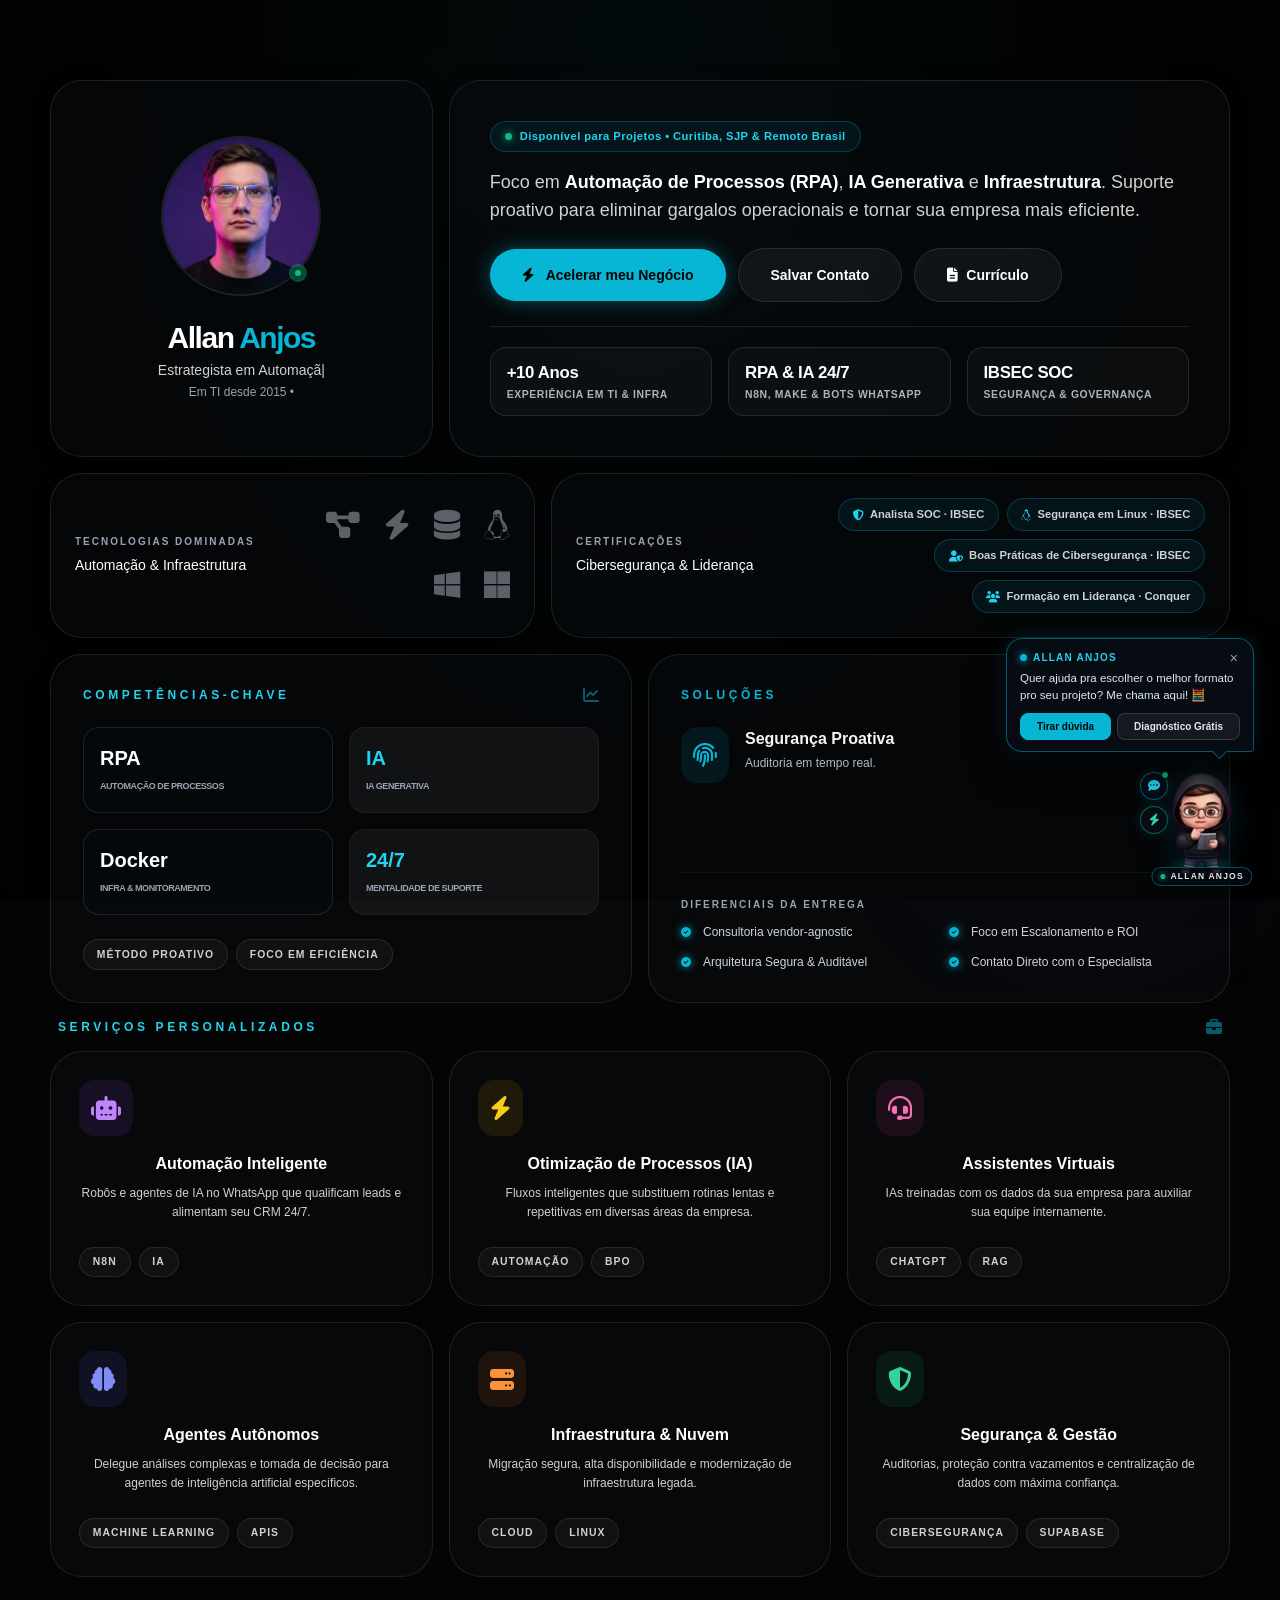
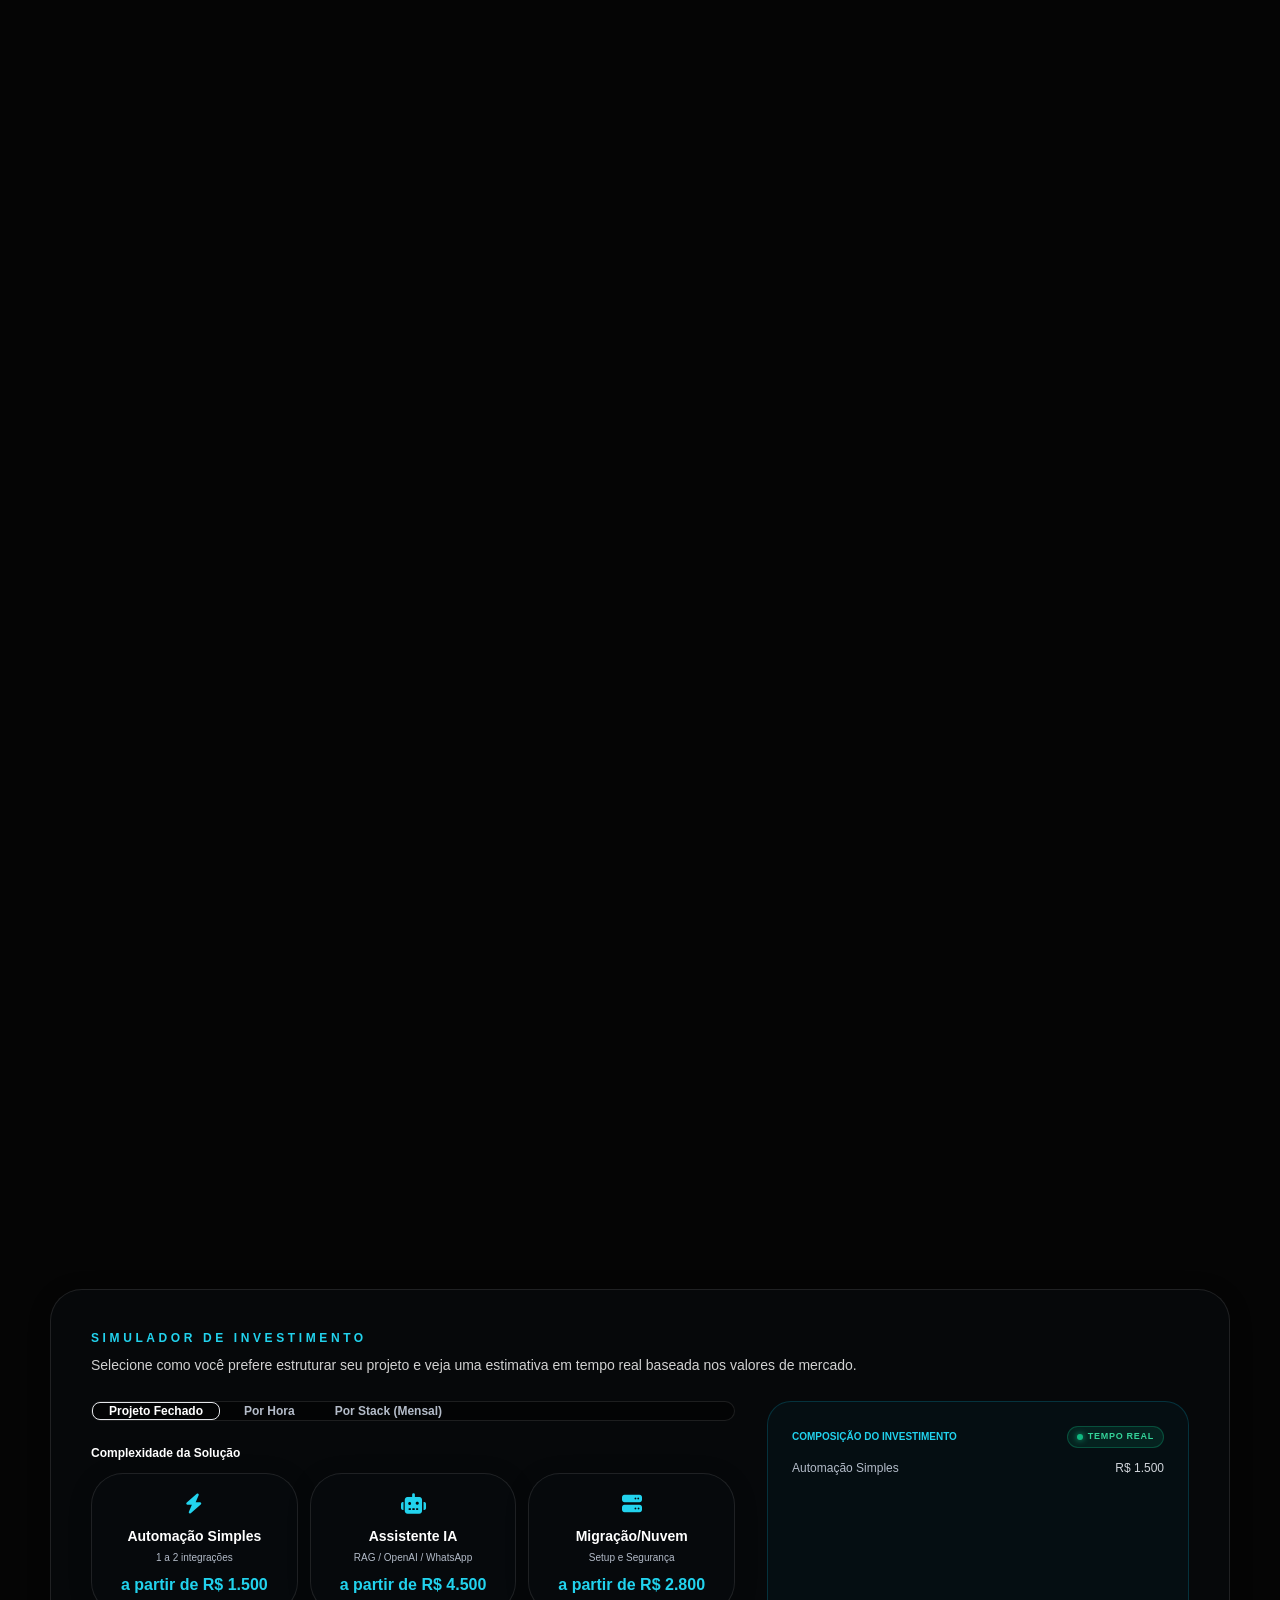
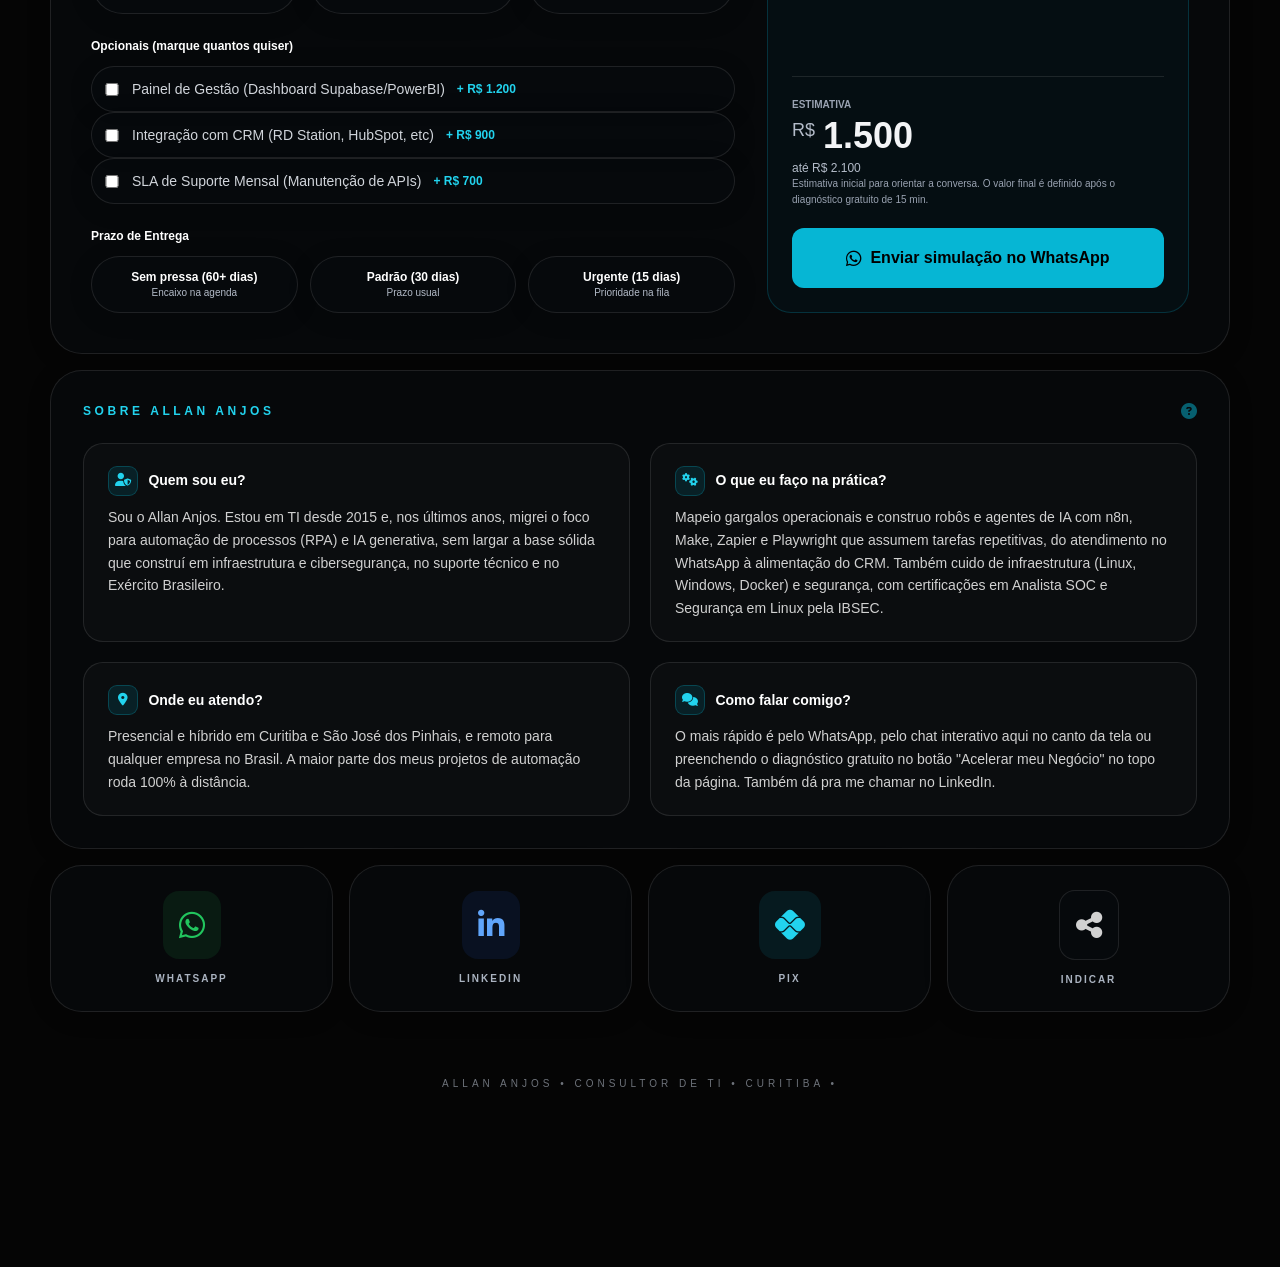
<file: index.html>
<!DOCTYPE html>
<html lang="pt-BR">

<head>
    <meta charset="utf-8" />
    <meta name="viewport" content="width=device-width, initial-scale=1.0, maximum-scale=1.0, user-scalable=no, viewport-fit=cover" />
    <meta name="description" content="Allan Anjos, Analista de TI e Especialista em Automação de Processos (RPA), IA Generativa e Infraestrutura em Curitiba e São José dos Pinhais. Ajudo empresas a eliminarem gargalos operacionais e reduzirem custos com robôs e processos inteligentes. Atendimento na região e remoto para todo o Brasil.">
    <meta name="author" content="Allan Anjos">
    <meta name="keywords" content="Allan Anjos, Allan Anjos TI, Allan Anjos Curitiba, Allan Anjos Automação, Allan Anjos n8n, Analista de TI Curitiba, Consultor de Automação, Especialista em Automação, Especialista n8n, n8n Brasil, Automação de Processos, RPA, Make, Inteligência Artificial, Agentes de IA, ChatGPT para empresas, Consultoria TI Curitiba, TI São José dos Pinhais, Automação Curitiba e Região, Integração de APIs, Freelancer Automação, Suporte Técnico Curitiba, Helpdesk Curitiba, Cibersegurança Curitiba">
    <meta name="robots" content="index, follow, max-image-preview:large, max-snippet:-1">
    <link rel="canonical" href="https://allananjos.dev.br/">

    <!-- Schema Markup (unificado via @graph) para o Google entender exatamente quem você é, com todas as variações do nome -->
    <script type="application/ld+json">
    {
      "@context": "https://schema.org",
      "@graph": [
        {
          "@type": "Person",
          "@id": "https://allananjos.dev.br/#pessoa",
          "name": "Allan Anjos",
          "alternateName": ["Allan Anjos TI"],
          "url": "https://allananjos.dev.br/",
          "image": "https://allananjos.dev.br/assets/img/allan-foto-320.webp",
          "jobTitle": "Analista de TI e Especialista em Automação (RPA) e IA Generativa",
          "description": "Analista de TI com foco em automação de processos (RPA), IA generativa, infraestrutura e cibersegurança. Atua em Curitiba, São José dos Pinhais e remotamente para todo o Brasil.",
          "telephone": "+5541988875184",
          "address": {
            "@type": "PostalAddress",
            "addressLocality": "Curitiba",
            "addressRegion": "PR",
            "addressCountry": "BR"
          },
          "sameAs": [
            "https://www.linkedin.com/in/allanfelipe-ti"
          ],
          "knowsAbout": [
            "Automação de Processos", "RPA", "n8n", "Make", "Zapier", "Playwright",
            "Integração de APIs", "Inteligência Artificial Generativa", "Agentes de IA",
            "Automação de Infraestrutura", "Cloud Security", "Cibersegurança",
            "Modernização de TI", "Supabase", "Microsoft 365", "Docker", "Linux"
          ],
          "worksFor": { "@id": "https://allananjos.dev.br/#servico" }
        },
        {
          "@type": "ProfessionalService",
          "@id": "https://allananjos.dev.br/#servico",
          "name": "Allan Anjos | Especialista em Automação e IA",
          "image": "https://allananjos.dev.br/assets/img/allan-foto-320.webp",
          "url": "https://allananjos.dev.br/",
          "address": {
            "@type": "PostalAddress",
            "addressLocality": "Curitiba",
            "addressRegion": "PR",
            "addressCountry": "BR"
          },
          "areaServed": [
            "Curitiba",
            "São José dos Pinhais",
            "Região Metropolitana de Curitiba",
            "Brasil"
          ],
          "sameAs": [
            "https://www.linkedin.com/in/allanfelipe-ti"
          ],
          "founder": { "@id": "https://allananjos.dev.br/#pessoa" },
          "description": "Consultoria especializada em Automação de Processos (n8n, Make), RPA e Integração de IA Generativa. Atendimento focado em Curitiba, São José dos Pinhais e serviços remotos para todo o Brasil.",
          "knowsAbout": ["Automação de Processos", "RPA", "n8n", "Make", "Integração de APIs", "Inteligência Artificial Generativa", "Agentes de IA"]
        },
        {
          "@type": "WebSite",
          "@id": "https://allananjos.dev.br/#site",
          "url": "https://allananjos.dev.br/",
          "name": "Allan Anjos",
          "inLanguage": "pt-BR",
          "publisher": { "@id": "https://allananjos.dev.br/#pessoa" }
        },
        {
          "@type": "FAQPage",
          "@id": "https://allananjos.dev.br/#faq",
          "mainEntity": [
            {
              "@type": "Question",
              "name": "Quem é Allan Anjos?",
              "acceptedAnswer": {
                "@type": "Answer",
                "text": "Sou o Allan Anjos. Estou em TI desde 2015 e, nos últimos anos, migrei o foco para automação de processos (RPA) e IA generativa, sem largar a base sólida em infraestrutura e cibersegurança."
              }
            },
            {
              "@type": "Question",
              "name": "O que Allan Anjos faz na prática?",
              "acceptedAnswer": {
                "@type": "Answer",
                "text": "Mapeio gargalos operacionais e construo robôs e agentes de IA com n8n, Make, Zapier e Playwright que assumem tarefas repetitivas. Também cuido de infraestrutura (Linux, Windows, Docker) e segurança, com certificações em Analista SOC e Segurança em Linux pela IBSEC."
              }
            },
            {
              "@type": "Question",
              "name": "Onde Allan Anjos atende?",
              "acceptedAnswer": {
                "@type": "Answer",
                "text": "Atendo presencial e híbrido em Curitiba e São José dos Pinhais, e remoto para qualquer empresa no Brasil."
              }
            },
            {
              "@type": "Question",
              "name": "Como falar com Allan Anjos (TI)?",
              "acceptedAnswer": {
                "@type": "Answer",
                "text": "Pelo WhatsApp ou LinkedIn, ambos disponíveis em allananjos.dev.br."
              }
            }
          ]
        }
      ]
    }
    </script>

    <!-- Favicon -->
    <link rel="icon" type="image/x-icon" href="./icons/favicon.ico" sizes="any">
    <link rel="icon" type="image/png" sizes="32x32" href="./icons/favicon-32.png">
    <link rel="icon" type="image/png" sizes="16x16" href="./icons/favicon-16.png">
    <link rel="apple-touch-icon" sizes="180x180" href="./icons/apple-touch-icon.png">

    <!-- PWA & Mobile -->
    <link rel="manifest" href="./manifest.json">
    <meta name="theme-color" content="#06b6d4">
    <meta name="mobile-web-app-capable" content="yes">
    <meta name="apple-mobile-web-app-capable" content="yes">
    <meta name="apple-mobile-web-app-status-bar-style" content="black-translucent">
    <meta name="apple-mobile-web-app-title" content="Allan Anjos">

    <!-- Open Graph / Social Sharing -->
    <meta property="og:type" content="profile">
    <meta property="og:title" content="Allan Anjos | Analista de TI, Automação & IA Generativa">
    <meta property="og:description" content="Especialista em Automação (RPA), IA Generativa e Infraestrutura em Curitiba. Ajudo empresas a reduzirem custos operacionais com robôs e processos inteligentes.">
    <meta property="og:image" content="https://allananjos.dev.br/allan_foto.jpeg">
    <meta property="og:url" content="https://allananjos.dev.br">
    <meta property="og:locale" content="pt_BR">
    <meta property="og:site_name" content="Allan Anjos">
    <meta property="twitter:card" content="summary_large_image">
    <meta property="twitter:title" content="Allan Anjos | Automação & IA Generativa">
    <meta property="twitter:description" content="Especialista em Automação e Inteligência Artificial em Curitiba. Ajudo empresas a reduzirem custos operacionais com robôs.">
    <meta property="twitter:image" content="https://allananjos.dev.br/allan_foto.jpeg">

    <!-- Security -->
    <!-- Fallback do CSP para hosts sem headers. Sem frame-ancestors aqui:
         essa diretiva é ignorada em <meta> (só funciona como header HTTP,
         que o netlify.toml já envia) e gerava aviso no console.
         cloudflareinsights: beacon do Web Analytics do Cloudflare. -->
    <meta http-equiv="Content-Security-Policy" content="default-src 'self'; script-src 'self' 'unsafe-inline' https://static.cloudflareinsights.com; style-src 'self' 'unsafe-inline' https://fonts.googleapis.com; font-src 'self' https://fonts.gstatic.com; img-src 'self' data: https:; connect-src 'self' https://cloudflareinsights.com; base-uri 'self'; form-action 'self';">
    <meta name="referrer" content="strict-origin-when-cross-origin">

    <title>Allan Anjos | Analista de TI, Automação (RPA) & IA Generativa em Curitiba</title>

    <!-- Performance -->
    <link rel="preconnect" href="https://fonts.googleapis.com">
    <link rel="preconnect" href="https://fonts.gstatic.com" crossorigin>

    <!-- Fonts & Icons -->
    <link href="https://fonts.googleapis.com/css2?family=Montserrat:wght@400;600;700&family=Space+Grotesk:wght@500;700&display=swap" rel="stylesheet">
    <link rel="stylesheet" href="./assets/vendor/fontawesome/css/all.min.css">

    <!-- Styles (Tailwind pre-compiled at build time — no runtime CDN/JIT compiler in production) -->
    <link rel="stylesheet" href="./assets/css/tailwind.min.css">
    <link rel="stylesheet" href="./index.css?v=21">
    <!-- SEO / Open Graph -->
    <meta property="og:title" content="Allan Anjos | Consultoria em TI e Automação">
    <meta property="og:description" content="Especialista em infraestrutura de TI, cibersegurança e automação RPA. Transforme a tecnologia da sua empresa.">
    <meta property="og:type" content="website">
    <meta property="og:url" content="https://allananjos.dev.br">
    <meta property="og:image" content="https://allananjos.dev.br/assets/img/allan-foto-320.jpg">
    <meta name="twitter:card" content="summary_large_image">

    <!-- iOS Splash Screens -->
    <meta name="apple-mobile-web-app-capable" content="yes">
    <meta name="apple-mobile-web-app-status-bar-style" content="black-translucent">
    <link rel="apple-touch-icon" href="./icons/icon-192.png">
    <link rel="apple-touch-startup-image" href="./icons/icon-512.png">
    
</head>

<body class="min-h-screen w-full flex flex-col items-center justify-start relative bg-black font-sans text-gray-100 overflow-x-hidden transition-colors duration-500 py-8 px-4 md:py-20 animate-fade-in">

    <!-- ================================================================
         Abertura cinematográfica — sequência de frames dirigida por scroll.
         Camada nova: o conteúdo original do site segue intacto abaixo.
         O conteúdo interno é montado por cinematic.js.
         ================================================================ -->
    <section id="cinematic" aria-label="Apresentação cinematográfica"></section>

    <!-- Theme Toggle (Desktop) -->
    <!-- Theme Toggle (Floating) -->
    <button id="themeToggle" onclick="toggleTheme()" aria-label="Alternar Tema"
        class="hidden md:flex fixed top-6 right-6 z-[60] w-12 h-12 glass-card items-center justify-center hover:scale-110 active:scale-95 shadow-2xl">
        <i class="fas fa-moon text-xl" id="themeIcon"></i>
    </button>

    <!-- Audio removido -->

    <!-- Particles Background -->
    <div id="particles-js"></div>

    <!-- Background Atmospheric Gradients -->
    <div class="fixed inset-0 z-[-1]">
        <div class="absolute inset-0 bg-[#050505]"></div>
        <div class="absolute top-[-10%] left-[-10%] w-[50%] h-[50%] animate-float" style="background: radial-gradient(circle, rgba(6, 182, 212, 0.15) 0%, transparent 70%);"></div>
        <div class="absolute bottom-[-10%] right-[-10%] w-[50%] h-[50%] animate-float" style="background: radial-gradient(circle, rgba(147, 51, 234, 0.1) 0%, transparent 70%); animation-delay: -3s;"></div>
    </div>

    <!-- Main Bento Content -->
    <main class="w-full max-w-4xl bento-main z-10 space-y-4">
        
        <!-- Profile & Header -->
        <section class="grid grid-cols-1 md:grid-cols-12 gap-4">
            <div class="md:col-span-4 glass-card p-10 flex flex-col items-center justify-center space-y-6 animate-fade-in-up">
                <div class="relative profile-glow group" id="profilePhoto" style="cursor: pointer;">
                    <div class="flip-container w-32 h-32 md:w-40 md:h-40">
                        <div class="flip-inner">
                            <div class="flip-front">
                                <picture>
                                    <source srcset="./assets/img/allan-foto-320.webp" type="image/webp">
                                    <img src="./assets/img/allan-foto-320.jpg" width="320" height="320" fetchpriority="high" decoding="async" alt="Allan Anjos - Analista de TI, Especialista em Automação e IA em Curitiba" class="w-full h-full object-cover rounded-full border-2 border-white/10" onerror="this.onerror=null;this.src='data:image/svg+xml,%3Csvg%20xmlns%3D%22http%3A//www.w3.org/2000/svg%22%20width%3D%22160%22%20height%3D%22160%22%20viewBox%3D%220%200%20160%20160%22%3E%3Crect%20width%3D%22160%22%20height%3D%22160%22%20rx%3D%2280%22%20fill%3D%22%230a0a0a%22/%3E%3Ctext%20x%3D%2280%22%20y%3D%2280%22%20dy%3D%22.35em%22%20text-anchor%3D%22middle%22%20font-family%3D%22sans-serif%22%20font-size%3D%2264%22%20font-weight%3D%22700%22%20fill%3D%22%2322d3ee%22%3EAA%3C/text%3E%3C/svg%3E'">
                                </picture>
                            </div>
                            <div class="flip-back bg-white">
                                <div id="profileQRCode" class="p-2 flex items-center justify-center scale-95"></div>
                            </div>
                        </div>
                    </div>
                    <div class="status-dot absolute bottom-4 right-4 z-10 border-4 border-black"></div>
                </div>
                <div class="text-center space-y-1">
                    <h1 class="text-2xl md:text-3xl font-tech font-bold leading-none tracking-tighter text-theme-primary">Allan <span class="text-tech-500">Anjos</span></h1>
                    <div class="h-6 w-full flex justify-center">
                        <p class="text-sm md:text-base text-theme-secondary font-medium typing-text">Analista de TI · Especialista Digital</p>
                    </div>
                    <p class="text-xs text-gray-500 mt-2 font-medium">Em TI desde 2015 • <span class="currentYear"></span></p>
                </div>
            </div>

            <div class="md:col-span-8 glass-card p-10 flex flex-col items-center text-center md:items-start md:text-left justify-between space-y-6 animate-fade-in-up delay-100 w-full">
                <div class="space-y-4 w-full">
                    <div class="hero-status-pill">
                        <span class="hero-status-dot"></span>
                        <span>Disponível para Projetos • Curitiba, SJP &amp; Remoto Brasil</span>
                    </div>
                    <p class="text-theme-secondary text-sm md:text-lg leading-relaxed hero-lead-text mx-auto md:mx-0">Foco em <span class="text-theme-primary font-semibold">Automação de Processos (RPA)</span>, <span class="text-theme-primary font-semibold">IA Generativa</span> e <span class="text-theme-primary font-semibold">Infraestrutura</span>. Suporte proativo para eliminar gargalos operacionais e tornar sua empresa mais eficiente.</p>
                </div>
                <div class="pt-1 flex flex-col sm:flex-row items-center justify-center md:justify-start gap-3 w-full">
                    <button onclick="openConsultationModal()" class="w-full sm:w-auto bg-tech-500 text-black px-8 py-4 rounded-full text-sm font-bold flex items-center justify-center gap-3 group hover:bg-tech-400 transition-all shadow-[0_0_20px_rgba(6,182,212,0.4)]">
                        <i class="fas fa-bolt group-hover:scale-110 transition-transform"></i> Acelerar meu Negócio
                    </button>
                    <button onclick="downloadVCard()" class="w-full sm:w-auto glass-button px-8 py-4 rounded-full text-sm font-bold border border-theme-color hover:border-tech-500/50 hover:text-tech-400 transition-all text-theme-primary">Salvar Contato</button>
                    <a href="./curriculo.html" target="_blank" rel="noopener" class="w-full sm:w-auto glass-button px-8 py-4 rounded-full text-sm font-bold border border-theme-color hover:border-tech-500/50 hover:text-tech-400 transition-all text-theme-primary flex items-center justify-center gap-2"><i class="fas fa-file-lines"></i> Currículo</a>
                </div>
                <div class="hero-metrics-grid">
                    <div class="hero-metric-item">
                        <span class="hero-metric-value">+10 Anos</span>
                        <span class="hero-metric-label">Experiência em TI &amp; Infra</span>
                    </div>
                    <div class="hero-metric-item">
                        <span class="hero-metric-value">RPA &amp; IA 24/7</span>
                        <span class="hero-metric-label">n8n, Make &amp; Bots WhatsApp</span>
                    </div>
                    <div class="hero-metric-item">
                        <span class="hero-metric-value">IBSEC SOC</span>
                        <span class="hero-metric-label">Segurança &amp; Governança</span>
                    </div>
                </div>
            </div>
        </section>

        <!-- Trust & Technologies + Certificações (Side-by-Side on Desktop) -->
        <div class="bento-trust-grid">
            <!-- Trust & Technologies Banner -->
            <section class="glass-card p-4 md:p-6 flex flex-col md:flex-row items-center justify-between gap-6 scroll-reveal">
                <div class="text-center md:text-left min-w-max">
                    <span class="text-[10px] uppercase tracking-[0.2em] text-gray-500 font-bold block mb-1">Tecnologias Dominadas</span>
                    <span class="font-tech text-sm text-theme-primary">Automação &amp; Infraestrutura</span>
                </div>
                <div class="flex flex-wrap justify-center md:justify-end gap-6 md:gap-7 text-gray-400 opacity-50">
                    <i class="fas fa-project-diagram tech-icon-wiggle text-2xl md:text-3xl hover:text-[#EA4B71] hover:opacity-100 transition-all cursor-pointer" title="n8n (Workflows)" onclick="openTechModal('n8n')" onkeydown="if(event.key === 'Enter' || event.key === ' ') this.onclick()" role="button" tabindex="0"></i>
                    <i class="fas fa-bolt tech-icon-pulse text-2xl md:text-3xl hover:text-[#A644FF] hover:opacity-100 transition-all cursor-pointer" title="Make (Integrações)" onclick="openTechModal('make')" onkeydown="if(event.key === 'Enter' || event.key === ' ') this.onclick()" role="button" tabindex="0"></i>
                    <i class="fas fa-database tech-icon-float text-2xl md:text-3xl hover:text-[#3ECF8E] hover:opacity-100 transition-all cursor-pointer" title="Supabase" onclick="openTechModal('supabase')" onkeydown="if(event.key === 'Enter' || event.key === ' ') this.onclick()" role="button" tabindex="0"></i>
                    <i class="fab fa-linux tech-icon-float text-2xl md:text-3xl hover:text-[#FCC624] hover:opacity-100 transition-all cursor-pointer" title="Servidores Linux" onclick="openTechModal('linux')" onkeydown="if(event.key === 'Enter' || event.key === ' ') this.onclick()" role="button" tabindex="0"></i>
                    <i class="fab fa-windows tech-icon-wiggle text-2xl md:text-3xl hover:text-[#00A4EF] hover:opacity-100 transition-all cursor-pointer" title="Infraestrutura Windows" onclick="openTechModal('windows')" onkeydown="if(event.key === 'Enter' || event.key === ' ') this.onclick()" role="button" tabindex="0"></i>
                    <i class="fab fa-microsoft tech-icon-pulse text-2xl md:text-3xl hover:text-[#D83B01] hover:opacity-100 transition-all cursor-pointer" title="Microsoft 365" onclick="openTechModal('microsoft365')" onkeydown="if(event.key === 'Enter' || event.key === ' ') this.onclick()" role="button" tabindex="0"></i>
                </div>
            </section>

            <!-- Certificações -->
            <section class="glass-card p-5 md:p-6 flex flex-col md:flex-row md:items-center gap-4 scroll-reveal">
                <div class="text-center md:text-left min-w-max">
                    <span class="text-[10px] uppercase tracking-[0.2em] text-gray-500 font-bold block mb-1">Certificações</span>
                    <span class="font-tech text-sm text-theme-primary">Cibersegurança &amp; Liderança</span>
                </div>
                <div class="flex flex-wrap justify-center md:justify-end gap-2 md:ml-auto">
                    <a href="https://certs.ibsec.com.br/?cert_hash=dd97fa5cf41b55c9" target="_blank" rel="noopener" title="Verificar certificado" class="cert-badge"><i class="fas fa-shield-halved text-tech-400"></i> Analista SOC · IBSEC</a>
                    <a href="https://certs.ibsec.com.br/?cert_hash=fe01ff892d15f840" target="_blank" rel="noopener" title="Verificar certificado" class="cert-badge"><i class="fab fa-linux text-tech-400"></i> Segurança em Linux · IBSEC</a>
                    <a href="https://certs.ibsec.com.br/?cert_hash=7fadbfab9d45fb38" target="_blank" rel="noopener" title="Verificar certificado" class="cert-badge"><i class="fas fa-user-shield text-tech-400"></i> Boas Práticas de Cibersegurança · IBSEC</a>
                    <a href="https://conquerplus.com.br/certificates/44c0664e-6e47-4df5-bc8d-299bde288678" target="_blank" rel="noopener" title="Verificar certificado" class="cert-badge"><i class="fas fa-users text-tech-400"></i> Formação em Liderança · Conquer</a>
                </div>
            </section>
        </div>

        <!-- Skill & Solutions -->
        <section class="grid grid-cols-1 md:grid-cols-2 gap-4">
            <div class="glass-card p-8 scroll-reveal">
                <div class="flex items-center justify-between mb-6">
                    <h2 class="font-tech font-bold text-xs uppercase tracking-[0.3em] text-tech-400">Competências-Chave</h2>
                    <i class="fas fa-chart-line text-tech-500/50"></i>
                </div>
                <div class="grid grid-cols-1 sm:grid-cols-2 gap-4">
                    <div class="p-4 rounded-2xl bg-theme-secondary border border-theme-color">
                        <span class="block text-xl font-tech font-bold text-theme-primary">RPA</span>
                        <span class="text-[9px] text-gray-500 uppercase font-bold tracking-tighter">Automação de Processos</span>
                    </div>
                    <div class="p-4 rounded-2xl bg-white/5 border border-white/5">
                        <span class="block text-xl font-tech font-bold text-tech-400">IA</span>
                        <span class="text-[9px] text-gray-500 uppercase font-bold tracking-tighter">IA Generativa</span>
                    </div>
                    <div class="p-4 rounded-2xl bg-theme-secondary border border-theme-color">
                        <span class="block text-xl font-tech font-bold text-theme-primary">Docker</span>
                        <span class="text-[9px] text-gray-500 uppercase font-bold tracking-tighter">Infra & Monitoramento</span>
                    </div>
                    <div class="p-4 rounded-2xl bg-white/5 border border-white/5">
                        <span class="block text-xl font-tech font-bold text-tech-400">24/7</span>
                        <span class="text-[9px] text-gray-500 uppercase font-bold tracking-tighter">Mentalidade de Suporte</span>
                    </div>
                </div>
                <div class="mt-6 flex flex-wrap gap-2">
                    <span class="tech-badge">Método Proativo</span>
                    <span class="tech-badge">Foco em Eficiência</span>
                </div>
            </div>

            <div class="glass-card p-8 scroll-reveal relative group overflow-hidden flex flex-col justify-between">
                <div>
                    <div class="flex items-center justify-between mb-6">
                        <h2 class="font-tech font-bold text-xs uppercase tracking-[0.3em] text-tech-500">Soluções</h2>
                        <div id="carousel-dots-bento" class="flex gap-1.5">
                            <span class="w-4 h-1.5 rounded-full bg-tech-500 transition-all carousel-dot" data-slide="0"></span>
                            <span class="w-1.5 h-1.5 rounded-full bg-theme-secondary transition-all carousel-dot border border-theme-color" data-slide="1"></span>
                            <span class="w-1.5 h-1.5 rounded-full bg-theme-secondary transition-all carousel-dot border border-theme-color" data-slide="2"></span>
                            <span class="w-1.5 h-1.5 rounded-full bg-theme-secondary transition-all carousel-dot border border-theme-color" data-slide="3"></span>
                            <span class="w-1.5 h-1.5 rounded-full bg-theme-secondary transition-all carousel-dot border border-theme-color" data-slide="4"></span>
                        </div>
                    </div>
                    <div class="relative h-24 overflow-hidden">
                        <div id="bento-carousel" class="flex transition-transform duration-700 h-full">
                            <div class="min-w-full flex items-start gap-4">
                                <div class="p-3 bg-tech-500/10 rounded-2xl text-tech-500"><i class="fas fa-fingerprint text-2xl"></i></div>
                                <div><h4 class="font-bold text-base">Segurança Proativa</h4><p class="text-xs text-gray-400 mt-1">Auditoria em tempo real.</p></div>
                            </div>
                            <div class="min-w-full flex items-start gap-4">
                                <div class="p-3 bg-blue-500/10 rounded-2xl text-blue-500"><i class="fas fa-microchip text-2xl"></i></div>
                                <div><h4 class="font-bold text-base">Modernização de Legado</h4><p class="text-xs text-gray-400 mt-1">Sistemas antigos em ágeis.</p></div>
                            </div>
                            <div class="min-w-full flex items-start gap-4">
                                <div class="p-3 bg-emerald-500/10 rounded-2xl text-emerald-500"><i class="fas fa-server text-2xl"></i></div>
                                <div><h4 class="font-bold text-base">Infraestrutura High-End</h4><p class="text-xs text-gray-400 mt-1">Alta disponibilidade constante.</p></div>
                            </div>
                            <div class="min-w-full flex items-start gap-4">
                                <div class="p-3 bg-orange-500/10 rounded-2xl text-orange-400"><i class="fas fa-cloud-upload-alt text-2xl"></i></div>
                                <div><h4 class="font-bold text-base">Migração Cloud</h4><p class="text-xs text-gray-400 mt-1">On-premise para Nuvem sem fricção.</p></div>
                            </div>
                            <div class="min-w-full flex items-start gap-4">
                                <div class="p-3 bg-purple-500/10 rounded-2xl text-purple-400"><i class="fas fa-robot text-2xl"></i></div>
                                <div><h4 class="font-bold text-base">Agentes de IA & Bots</h4><p class="text-xs text-gray-400 mt-1">Automação de Chatbots e integração WhatsApp.</p></div>
                            </div>
                        </div>
                    </div>
                </div>

                <div class="mt-8 pt-6 border-t border-white/5">
                    <p class="text-[10px] uppercase tracking-[0.2em] text-gray-500 font-bold mb-3">Diferenciais da Entrega</p>
                    <ul class="solucoes-diff-grid">
                        <li class="flex items-center gap-3 text-xs text-gray-300">
                            <i class="fas fa-check-circle text-tech-500 text-[10px] shadow-[0_0_10px_rgba(6,182,212,0.8)] rounded-full"></i> Consultoria vendor-agnostic
                        </li>
                        <li class="flex items-center gap-3 text-xs text-gray-300">
                            <i class="fas fa-check-circle text-tech-500 text-[10px] shadow-[0_0_10px_rgba(6,182,212,0.8)] rounded-full"></i> Foco em Escalonamento e ROI
                        </li>
                        <li class="flex items-center gap-3 text-xs text-gray-300">
                            <i class="fas fa-check-circle text-tech-500 text-[10px] shadow-[0_0_10px_rgba(6,182,212,0.8)] rounded-full"></i> Arquitetura Segura &amp; Auditável
                        </li>
                        <li class="flex items-center gap-3 text-xs text-gray-300">
                            <i class="fas fa-check-circle text-tech-500 text-[10px] shadow-[0_0_10px_rgba(6,182,212,0.8)] rounded-full"></i> Contato Direto com o Especialista
                        </li>
                    </ul>
                </div>
            </div>
        </section>

        <!-- Serviços Personalizados -->
        <section class="space-y-4 scroll-reveal">
            <div class="flex items-center justify-between px-2">
                <h2 class="font-tech font-bold text-xs uppercase tracking-[0.3em] text-tech-400">Serviços Personalizados</h2>
                <i class="fas fa-briefcase text-tech-500/50"></i>
            </div>
            <div class="grid grid-cols-1 md:grid-cols-3 gap-4">

                <!-- Card 1 -->
                <button onclick="openServiceModal('automacao');" class="text-left w-full glass-card p-7 flex flex-col gap-4 group active:scale-[0.98]">
                    <div class="flex items-center justify-between">
                        <div class="p-3 rounded-2xl bg-purple-500/10 text-purple-400 group-hover:scale-110 transition-all"><i class="fas fa-robot text-2xl"></i></div>
                    </div>
                    <div>
                        <h4 class="font-bold text-base text-theme-primary">Automação Inteligente</h4>
                        <p class="text-xs text-theme-secondary mt-2 leading-relaxed">Robôs e agentes de IA no WhatsApp que qualificam leads e alimentam seu CRM 24/7.</p>
                    </div>
                    <div class="flex flex-wrap gap-2 mt-auto pt-2">
                        <span class="tech-badge">n8n</span>
                        <span class="tech-badge">IA</span>
                    </div>
                </button>

                <!-- Card 2 -->
                <button onclick="openServiceModal('otimizacao');" class="text-left w-full glass-card p-7 flex flex-col gap-4 group active:scale-[0.98]">
                    <div class="flex items-center justify-between">
                        <div class="p-3 rounded-2xl bg-yellow-500/10 text-yellow-400 group-hover:scale-110 transition-all"><i class="fas fa-bolt text-2xl"></i></div>
                    </div>
                    <div>
                        <h4 class="font-bold text-base text-theme-primary">Otimização de Processos (IA)</h4>
                        <p class="text-xs text-theme-secondary mt-2 leading-relaxed">Fluxos inteligentes que substituem rotinas lentas e repetitivas em diversas áreas da empresa.</p>
                    </div>
                    <div class="flex flex-wrap gap-2 mt-auto pt-2">
                        <span class="tech-badge">Automação</span>
                        <span class="tech-badge">BPO</span>
                    </div>
                </button>

                <!-- Card 3 -->
                <button onclick="openServiceModal('assistentes');" class="text-left w-full glass-card p-7 flex flex-col gap-4 group active:scale-[0.98]">
                    <div class="flex items-center justify-between">
                        <div class="p-3 rounded-2xl bg-pink-500/10 text-pink-400 group-hover:scale-110 transition-all"><i class="fas fa-headset text-2xl"></i></div>
                    </div>
                    <div>
                        <h4 class="font-bold text-base text-theme-primary">Assistentes Virtuais</h4>
                        <p class="text-xs text-theme-secondary mt-2 leading-relaxed">IAs treinadas com os dados da sua empresa para auxiliar sua equipe internamente.</p>
                    </div>
                    <div class="flex flex-wrap gap-2 mt-auto pt-2">
                        <span class="tech-badge">ChatGPT</span>
                        <span class="tech-badge">RAG</span>
                    </div>
                </button>

                <!-- Card 4 -->
                <button onclick="openServiceModal('agentes');" class="text-left w-full glass-card p-7 flex flex-col gap-4 group active:scale-[0.98]">
                    <div class="flex items-center justify-between">
                        <div class="p-3 rounded-2xl bg-indigo-500/10 text-indigo-400 group-hover:scale-110 transition-all"><i class="fas fa-brain text-2xl"></i></div>
                    </div>
                    <div>
                        <h4 class="font-bold text-base text-theme-primary">Agentes Autônomos</h4>
                        <p class="text-xs text-theme-secondary mt-2 leading-relaxed">Delegue análises complexas e tomada de decisão para agentes de inteligência artificial específicos.</p>
                    </div>
                    <div class="flex flex-wrap gap-2 mt-auto pt-2">
                        <span class="tech-badge">Machine Learning</span>
                        <span class="tech-badge">APIs</span>
                    </div>
                </button>

                <!-- Card 5 -->
                <button onclick="openServiceModal('infra');" class="text-left w-full glass-card p-7 flex flex-col gap-4 group active:scale-[0.98]">
                    <div class="flex items-center justify-between">
                        <div class="p-3 rounded-2xl bg-orange-500/10 text-orange-400 group-hover:scale-110 transition-all"><i class="fas fa-server text-2xl"></i></div>
                    </div>
                    <div>
                        <h4 class="font-bold text-base text-theme-primary">Infraestrutura & Nuvem</h4>
                        <p class="text-xs text-theme-secondary mt-2 leading-relaxed">Migração segura, alta disponibilidade e modernização de infraestrutura legada.</p>
                    </div>
                    <div class="flex flex-wrap gap-2 mt-auto pt-2">
                        <span class="tech-badge">Cloud</span>
                        <span class="tech-badge">Linux</span>
                    </div>
                </button>

                <!-- Card 6 -->
                <button onclick="openServiceModal('seguranca');" class="text-left w-full glass-card p-7 flex flex-col gap-4 group active:scale-[0.98]">
                    <div class="flex items-center justify-between">
                        <div class="p-3 rounded-2xl bg-emerald-500/10 text-emerald-400 group-hover:scale-110 transition-all"><i class="fas fa-shield-halved text-2xl"></i></div>
                    </div>
                    <div>
                        <h4 class="font-bold text-base text-theme-primary">Segurança & Gestão</h4>
                        <p class="text-xs text-theme-secondary mt-2 leading-relaxed">Auditorias, proteção contra vazamentos e centralização de dados com máxima confiança.</p>
                    </div>
                    <div class="flex flex-wrap gap-2 mt-auto pt-2">
                        <span class="tech-badge">Cibersegurança</span>
                        <span class="tech-badge">Supabase</span>
                    </div>
                </button>

            </div>
        </section>

        <!-- Exploded View — estação de trabalho desmontada pela rolagem.
             Conteúdo animado por exploded.js. -->
        <section id="exploded" aria-label="Camadas de uma operação de TI">
            <div class="exp-copy opacity-0">
                <p class="exp-eyebrow">Como eu trabalho</p>
                <h2 class="exp-title">Cada camada da sua operação, otimizada.</h2>
                <p class="exp-hint">Do servidor de nuvem, passando pela segurança, até o robô de WhatsApp que fecha as suas vendas. (Continue rolando)</p>
            </div>
        </section>

        <!-- Simulador de Orçamento -->
        <section class="glass-card p-6 md:p-10 space-y-6 scroll-reveal mb-8" id="simulador">
            <div class="flex items-center justify-between">
                <div>
                    <h2 class="font-tech font-bold text-xs uppercase tracking-[0.3em] text-tech-400">Simulador de Investimento</h2>
                    <p class="text-sm text-theme-secondary mt-2 leading-relaxed">Selecione como você prefere estruturar seu projeto e veja uma estimativa em tempo real baseada nos valores de mercado.</p>
                </div>
                <i class="fas fa-calculator text-tech-500/50 text-xl hidden sm:block"></i>
            </div>

            <div class="simulador-bento-grid">
                <!-- Coluna Esquerda: Controles e Opções -->
                <div class="simulador-controls-col space-y-6">
                    <!-- Toggle: Modelo de Cobrança -->
                    <div class="flex flex-col sm:flex-row gap-2 bg-black/40 p-1.5 rounded-xl border border-white/10 w-full">
                        <button id="calcTypeProject" class="calc-tab active flex-1 text-xs font-bold py-2.5 px-4 rounded-lg transition-all text-white bg-tech-500/20 border border-tech-500/50 shadow-[0_0_15px_rgba(6,182,212,0.2)]">Projeto Fechado</button>
                        <button id="calcTypeHour" class="calc-tab flex-1 text-xs font-bold py-2.5 px-4 rounded-lg transition-all text-gray-400 hover:text-white">Por Hora</button>
                        <button id="calcTypeStack" class="calc-tab flex-1 text-xs font-bold py-2.5 px-4 rounded-lg transition-all text-gray-400 hover:text-white">Por Stack (Mensal)</button>
                    </div>

                    <!-- View: Projeto Fechado — opções injetadas por js/calculator.js a partir de PRICING -->
                    <div id="viewProject" class="calc-view space-y-6">
                        <div>
                            <label class="block text-xs font-bold text-theme-primary mb-3">Complexidade da Solução</label>
                            <div id="projOptions" class="grid grid-cols-1 md:grid-cols-3 gap-3"></div>
                        </div>

                        <div>
                            <label class="block text-xs font-bold text-theme-primary mb-3">Opcionais (marque quantos quiser)</label>
                            <div id="projAddons" class="space-y-2"></div>
                        </div>

                        <div>
                            <label class="block text-xs font-bold text-theme-primary mb-3">Prazo de Entrega</label>
                            <div id="projUrgency" class="grid grid-cols-1 md:grid-cols-3 gap-3"></div>
                        </div>
                    </div>

                    <!-- View: Por Hora -->
                    <div id="viewHour" class="calc-view hidden space-y-6">
                        <div>
                            <label class="text-xs font-bold text-theme-primary mb-2 flex justify-between">
                                <span>Horas Estimadas</span>
                                <span id="hourValueDisplay" class="text-tech-400 font-bold">10h</span>
                            </label>
                            <input type="range" id="hourSlider" min="5" max="160" step="5" value="10"
                                   aria-label="Horas estimadas"
                                   class="w-full h-2 bg-gray-700 rounded-lg appearance-none cursor-pointer accent-tech-500 outline-none">
                            <p id="hourRateHint" class="text-[10px] text-gray-500 mt-2"></p>
                        </div>
                    </div>

                    <!-- View: Por Stack -->
                    <div id="viewStack" class="calc-view hidden space-y-6">
                        <p class="text-xs text-gray-400 leading-relaxed">Neste formato, você assina um pacote mensal de horas garantidas ou manutenção contínua das suas ferramentas, garantindo que o seu sistema nunca pare.</p>
                        <div id="stackOptions" class="grid grid-cols-1 md:grid-cols-2 gap-3"></div>
                    </div>
                </div>

                <!-- Coluna Direita (Desktop) / Rodapé (Mobile): Resumo em Tempo Real e CTA -->
                <div class="simulador-summary-panel">
                    <div>
                        <div class="flex items-center justify-between mb-3">
                            <span class="text-[10px] uppercase tracking-widest text-tech-400 font-bold">Composição do investimento</span>
                            <span class="simulador-live-badge"><span class="simulador-live-dot"></span> Tempo Real</span>
                        </div>
                        <ul id="calcBreakdown" class="space-y-2.5"></ul>
                    </div>

                    <div class="simulador-summary-footer">
                        <div class="min-w-0">
                            <span class="text-[10px] uppercase tracking-widest text-gray-500 font-bold block mb-1">Estimativa</span>
                            <div class="flex items-baseline gap-2 flex-wrap">
                                <span class="text-lg text-gray-400 font-medium">R$</span>
                                <span id="calcTotal" class="text-4xl font-bold text-transparent bg-clip-text bg-gradient-to-r from-tech-400 to-tech-600" style="font-feature-settings: 'tnum';">0</span>
                                <span id="calcSuffix" class="text-base text-gray-400 font-medium"></span>
                            </div>
                            <span id="calcTotalMax" class="text-xs text-gray-400 font-medium block mt-1"></span>
                            <p class="text-[10px] text-gray-500 mt-3 leading-relaxed">Estimativa inicial para orientar a conversa. O valor final é definido após o diagnóstico gratuito de 15 min.</p>
                        </div>

                        <button onclick="window.calculatorModule &amp;&amp; window.calculatorModule.sendToWhatsApp()"
                                class="xl-button w-full bg-tech-500 text-black font-bold py-4 px-6 rounded-xl hover:bg-tech-400 transition-all shadow-[0_0_20px_rgba(6,182,212,0.2)] flex items-center justify-center gap-2">
                            <i class="fab fa-whatsapp text-lg"></i>
                            Enviar simulação no WhatsApp
                        </button>
                    </div>
                </div>
            </div>
        </section>

        <!-- Sobre / FAQ (conteúdo visível para reforçar variações de busca) -->
        <section class="glass-card p-8 space-y-6 scroll-reveal">
            <div class="flex items-center justify-between">
                <h2 class="font-tech font-bold text-xs uppercase tracking-[0.3em] text-tech-400">Sobre Allan Anjos</h2>
                <i class="fas fa-circle-question text-tech-500/50"></i>
            </div>
            <div class="faq-bento-grid text-sm text-theme-secondary leading-relaxed">
                <div class="faq-bento-item">
                    <div class="faq-bento-header">
                        <span class="faq-bento-icon"><i class="fas fa-user-shield"></i></span>
                        <h4 class="font-bold text-theme-primary">Quem sou eu?</h4>
                    </div>
                    <p>Sou o Allan Anjos. Estou em TI desde 2015 e, nos últimos anos, migrei o foco para automação de processos (RPA) e IA generativa, sem largar a base sólida que construí em infraestrutura e cibersegurança, no suporte técnico e no Exército Brasileiro.</p>
                </div>
                <div class="faq-bento-item">
                    <div class="faq-bento-header">
                        <span class="faq-bento-icon"><i class="fas fa-gears"></i></span>
                        <h4 class="font-bold text-theme-primary">O que eu faço na prática?</h4>
                    </div>
                    <p>Mapeio gargalos operacionais e construo robôs e agentes de IA com n8n, Make, Zapier e Playwright que assumem tarefas repetitivas, do atendimento no WhatsApp à alimentação do CRM. Também cuido de infraestrutura (Linux, Windows, Docker) e segurança, com certificações em Analista SOC e Segurança em Linux pela IBSEC.</p>
                </div>
                <div class="faq-bento-item">
                    <div class="faq-bento-header">
                        <span class="faq-bento-icon"><i class="fas fa-location-dot"></i></span>
                        <h4 class="font-bold text-theme-primary">Onde eu atendo?</h4>
                    </div>
                    <p>Presencial e híbrido em Curitiba e São José dos Pinhais, e remoto para qualquer empresa no Brasil. A maior parte dos meus projetos de automação roda 100% à distância.</p>
                </div>
                <div class="faq-bento-item">
                    <div class="faq-bento-header">
                        <span class="faq-bento-icon"><i class="fas fa-comments"></i></span>
                        <h4 class="font-bold text-theme-primary">Como falar comigo?</h4>
                    </div>
                    <p>O mais rápido é pelo WhatsApp, pelo chat interativo aqui no canto da tela ou preenchendo o diagnóstico gratuito no botão "Acelerar meu Negócio" no topo da página. Também dá pra me chamar no LinkedIn.</p>
                </div>
            </div>
        </section>

        <!-- Actions -->
        <section class="grid grid-cols-2 md:grid-cols-4 gap-4 scroll-reveal">
            <a href="https://wa.me/5541988875184?text=Ol%C3%A1%20Allan!%20Vim%20pelo%20seu%20site%20e%20gostaria%20de%20conversar%20sobre%20um%20projeto." target="_blank" rel="noopener" class="glass-card p-6 flex flex-col items-center justify-center gap-3 group active:scale-95">
                <div class="p-4 rounded-2xl bg-green-500/10 text-green-500 group-hover:scale-110 group-hover:bg-green-500/20 transition-all"><i class="fab fa-whatsapp text-3xl"></i></div>
                <span class="text-[10px] font-bold uppercase tracking-[0.2em] text-theme-muted group-hover:text-theme-primary transition-colors">WhatsApp</span>
            </a>
            <a href="https://www.linkedin.com/in/allanfelipe-ti" target="_blank" rel="noopener" class="glass-card p-6 flex flex-col items-center justify-center gap-3 group active:scale-95">
                <div class="p-4 rounded-2xl bg-blue-600/10 text-blue-400 group-hover:scale-110 group-hover:bg-blue-600/20 transition-all"><i class="fab fa-linkedin-in text-3xl"></i></div>
                <span class="text-[10px] font-bold uppercase tracking-[0.2em] text-theme-muted group-hover:text-theme-primary transition-colors">LinkedIn</span>
            </a>
            <button onclick="openPixModal()" class="glass-card p-6 flex flex-col items-center justify-center gap-3 group active:scale-95">
                <div class="p-4 rounded-2xl bg-tech-500/10 text-tech-400 group-hover:scale-110 group-hover:bg-tech-500/20 transition-all"><i class="fab fa-pix text-3xl"></i></div>
                <span class="text-[10px] font-bold uppercase tracking-[0.2em] text-theme-muted group-hover:text-theme-primary transition-colors">Pix</span>
            </button>
            <button onclick="shareProfile()" class="glass-card p-6 flex flex-col items-center justify-center gap-3 group active:scale-95">
                <div class="p-4 rounded-2xl bg-theme-secondary text-theme-secondary group-hover:scale-110 border border-theme-color transition-all"><i class="fas fa-share-alt text-3xl"></i></div>
                <span class="text-[10px] font-bold uppercase tracking-[0.2em] text-theme-muted group-hover:text-theme-primary transition-colors">Indicar</span>
            </button>
        </section>

        <footer class="pt-12 pb-24 text-center opacity-60">
            <p class="text-[10px] text-gray-400 tracking-[0.4em] uppercase">Allan Anjos • Consultor de TI • Curitiba • <span class="currentYear"></span></p>
        </footer>
    </main>

    <!-- Bottom Navigation (Mobile) -->
    <nav class="md:hidden fixed bottom-6 left-6 right-6 z-50 glass-nav px-4 py-3 flex items-center justify-around border border-white/10 shadow-2xl rounded-[2.5rem]">
        <button onclick="toggleTheme()" class="flex flex-col items-center gap-1 text-theme-muted hover:text-tech-400 transition-colors">
            <i class="fas fa-moon text-xl" id="themeIconMobile"></i>
            <span class="text-[8px] font-bold uppercase tracking-wider">Tema</span>
        </button>
    <!-- Botão de som removido do menu mobile -->
        <button onclick="openPixModal()" class="flex flex-col items-center gap-1 text-theme-muted hover:text-tech-400 transition-colors">
            <i class="fas fa-qrcode text-xl"></i>
            <span class="text-[8px] font-bold uppercase tracking-wider">Pix</span>
        </button>
        <a href="https://wa.me/5541988875184?text=Ol%C3%A1%20Allan!%20Vim%20pelo%20seu%20site%20e%20gostaria%20de%20conversar%20sobre%20um%20projeto." target="_blank" rel="noopener" aria-label="Falar no WhatsApp" class="w-14 h-14 bg-green-500 rounded-full flex items-center justify-center text-white shadow-[0_0_20px_rgba(34,197,94,0.4)] -mt-10 transform active:scale-90 transition-all">
            <i class="fab fa-whatsapp text-2xl"></i>
        </a>
        <button id="installAppBtn" onclick="installPWA()" class="hidden flex flex-col items-center gap-1 text-theme-muted hover:text-tech-400 transition-colors">
            <i class="fas fa-download text-xl"></i>
            <span class="text-[8px] font-bold uppercase tracking-wider">Instalar</span>
        </button>
        <button onclick="shareProfile()" class="flex flex-col items-center gap-1 text-theme-muted hover:text-tech-400 transition-colors">
            <i class="fas fa-share-alt text-xl"></i>
            <span class="text-[8px] font-bold uppercase tracking-wider">Indicar</span>
        </button>
    </nav>

    <!-- Modals -->
    <div id="pixModal" class="fixed inset-0 z-[100] flex items-center justify-center p-4 opacity-0 pointer-events-none transition-all duration-300">
        <div class="absolute inset-0 bg-black/80 backdrop-blur-xl" onclick="closePixModal()"></div>
        <div class="relative w-full max-w-sm glass-card p-8 border border-theme-color transform scale-95 transition-all text-center max-h-[80vh] overflow-y-auto modal-scroll mb-4">
            <div class="flex justify-between items-center mb-6">
                <h3 class="text-xl font-bold text-theme-primary">Pagamento via PIX</h3>
                <button onclick="closePixModal()" class="text-theme-muted hover:text-theme-primary transition-colors p-2" aria-label="Fechar modal"><i class="fas fa-times text-xl"></i></button>
            </div>
            <input type="text" id="pixValue" placeholder="R$ 0,00" oninput="this.value = formatCurrency(this.value)"
                   class="w-full bg-theme-secondary border border-theme-color rounded-2xl px-4 py-5 text-theme-primary text-center text-3xl font-bold focus:border-tech-500 mb-6 focus:outline-none">
            <div id="qrCodeSection" class="hidden mb-6 flex justify-center bg-white p-4 rounded-3xl"><div id="qrcode"></div></div>
            <div id="pixPayloadSection" class="hidden mb-4"><code id="pixPayload" class="block bg-black/40 p-4 rounded-xl text-[9px] break-all text-tech-400"></code></div>
            <div class="grid grid-cols-2 gap-4">
                <button onclick="closePixModal()" class="glass-button py-4 rounded-2xl font-bold text-theme-primary">Voltar</button>
                <button onclick="generatePix()" class="bg-tech-500 text-black py-4 rounded-2xl font-bold shadow-lg">Gerar</button>
            </div>
            <button id="copyPixButton" onclick="copyPixPayload()" class="hidden w-full mt-4 bg-emerald-600 py-4 rounded-2xl font-bold text-sm text-theme-primary">Copiar Código</button>
        </div>
    </div>

    <div id="serviceModal" class="fixed inset-0 z-[100] hidden flex items-center justify-center p-4 opacity-0 pointer-events-none transition-all duration-300">
        <div class="absolute inset-0 bg-black/80 backdrop-blur-xl" onclick="closeServiceModal()"></div>
        <div class="relative w-full max-w-lg glass-card p-8 md:p-10 border border-theme-color transform scale-95 transition-all max-h-[80vh] overflow-y-auto modal-scroll mb-4">
            <div class="flex justify-between items-start mb-6">
                <div id="serviceModalIcon" class="p-4 rounded-2xl bg-purple-500/10 text-purple-400 mb-4 inline-block"><i class="fas fa-robot text-3xl"></i></div>
                <button onclick="closeServiceModal()" class="text-theme-muted hover:text-theme-primary transition-colors p-2" aria-label="Fechar modal"><i class="fas fa-times text-xl"></i></button>
            </div>
            <h2 id="serviceModalTitle" class="text-2xl font-bold mb-4 text-theme-primary">Automação Inteligente</h2>
            <div id="serviceModalMockup" class="mb-6 rounded-2xl bg-black/20 border border-theme-color overflow-hidden">
                <!-- Flow mockup injected via JS -->
            </div>
            <div id="serviceModalContent" class="text-theme-secondary text-sm leading-relaxed mb-8">
                <!-- Content injected via JS -->
            </div>
            <button onclick="openConsultationFromService()" class="w-full xl-button bg-tech-500 text-black font-bold py-4 rounded-xl hover:bg-tech-400 transition-all shadow-[0_0_20px_rgba(6,182,212,0.3)] mb-4">
                Agendar Diagnóstico VIP <i class="fas fa-arrow-right ml-2"></i>
            </button>
        </div>
    </div>

    <div id="consultationModal" class="fixed inset-0 z-[100] hidden flex items-center justify-center p-4">
        <div class="absolute inset-0 bg-black/80 backdrop-blur-xl" onclick="closeConsultationModal()"></div>
        <div class="relative w-full max-w-lg glass-card p-10 border border-theme-color max-h-[80vh] overflow-y-auto modal-scroll mb-4">
            <div class="flex justify-between items-start mb-6">
                <div>
                    <h2 class="text-2xl font-bold mb-1 text-theme-primary">Diagnóstico Gratuito</h2>
                    <p class="text-tech-400 text-xs font-bold uppercase tracking-wider mb-2">Discovery Call • 15 Minutos</p>
                </div>
                <button onclick="closeConsultationModal()" class="text-theme-muted hover:text-theme-primary transition-colors p-2" aria-label="Fechar modal"><i class="fas fa-times text-xl"></i></button>
            </div>
            <p class="text-theme-secondary text-sm mb-6">Mapeamento rápido de necessidades para destravarmos seus gargalos operacionais hoje.</p>
            <form name="agendamento" onsubmit="handleConsultationSubmit(event)" data-netlify="true" netlify-honeypot="bot-field" class="space-y-4">
                <input type="hidden" name="form-name" value="agendamento">
                <p class="hidden">
                    <label>Não preencha isso se for humano: <input name="bot-field"></label>
                </p>
                <input type="text" name="nome" placeholder="Seu Nome" required class="w-full bg-theme-secondary border border-theme-color p-4 rounded-xl focus:outline-none focus:border-tech-500 text-theme-primary transition-colors">
                <input type="email" name="email" placeholder="Email Profissional" required class="w-full bg-theme-secondary border border-theme-color p-4 rounded-xl focus:outline-none focus:border-tech-500 text-theme-primary transition-colors">
                <textarea name="msg" placeholder="Qual o seu maior desafio técnico atual?" class="w-full bg-theme-secondary border border-theme-color p-4 rounded-xl focus:outline-none focus:border-tech-500 text-theme-primary h-24 transition-colors"></textarea>
                <button type="submit" class="w-full xl-button bg-tech-500 text-black font-bold py-4 rounded-xl hover:bg-tech-400 transition-all shadow-[0_0_20px_rgba(6,182,212,0.3)]">Agendar Reunião VIP</button>
            </form>
        </div>
    </div>



    <!-- Libraries (self-hosted: no third-party runtime dependency) -->
    <script src="./assets/vendor/particles/particles.min.js" defer></script>
    <script src="./assets/vendor/qrcodejs/qrcode.min.js" defer></script>
    <script type="module" src="./app.js?v=21" defer></script>

    <!-- Camada cinematográfica. GSAP e Lenis são servidos localmente:
         o site não usa CDN em nenhum outro ponto. -->
    <script src="./assets/vendor/gsap/gsap.min.js" defer></script>
    <script src="./assets/vendor/gsap/ScrollTrigger.min.js" defer></script>
    <script src="./assets/vendor/lenis/lenis.min.js" defer></script>
    <script src="./cinematic.js?v=17" defer></script>
    <script src="./exploded.js?v=17" defer></script>
</body>
</html>
</file>
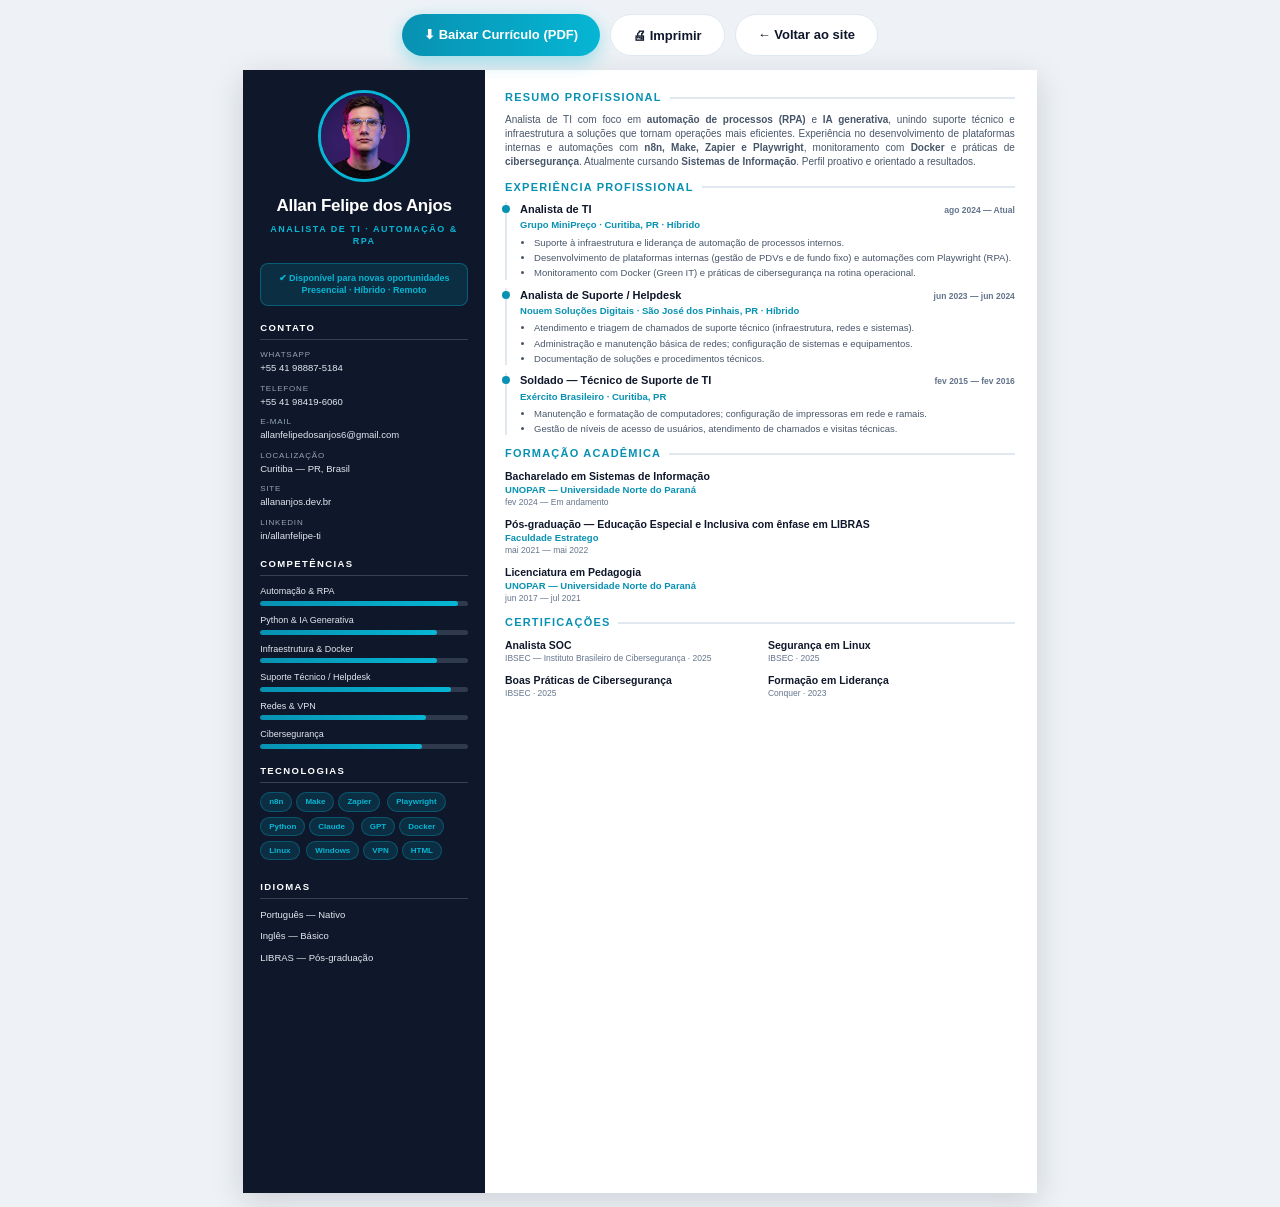
<file: curriculo.html>
<!DOCTYPE html>
<html lang="pt-BR">
<head>
<meta charset="utf-8">
<meta name="viewport" content="width=device-width, initial-scale=1">
<meta name="description" content="Currículo de Allan Felipe dos Anjos — Analista de TI especializado em Automação de Processos (RPA), IA Generativa, Infraestrutura e Cibersegurança.">
<meta name="robots" content="index, follow">
<link rel="canonical" href="https://allananjos.dev.br/curriculo.html">
<link rel="icon" type="image/x-icon" href="./icons/favicon.ico">
<title>Currículo — Allan Felipe dos Anjos | Analista de TI</title>
<style>
  :root{
    --accent:#0891b2;
    --accent-light:#06b6d4;
    --ink:#0f172a;
    --muted:#475569;
    --soft:#64748b;
    --line:#e2e8f0;
    --sidebar-bg:#0f172a;
    --sidebar-ink:#e2e8f0;
    --sidebar-soft:#94a3b8;
  }
  *{margin:0;padding:0;box-sizing:border-box;}
  html,body{background:#eef2f6;color:var(--ink);
    font-family:-apple-system,BlinkMacSystemFont,"Segoe UI",Roboto,Helvetica,Arial,sans-serif;
    font-size:10px;line-height:1.4;-webkit-print-color-adjust:exact;print-color-adjust:exact;}

  .page{
    width:210mm;min-height:297mm;margin:14px auto;background:#fff;
    display:grid;grid-template-columns:64mm 1fr;
    box-shadow:0 8px 30px rgba(15,23,42,.15);overflow:hidden;
  }

  /* ---------- SIDEBAR ---------- */
  .sidebar{background:var(--sidebar-bg);color:var(--sidebar-ink);padding:20px 17px;}
  .photo{
    width:92px;height:92px;border-radius:50%;object-fit:cover;
    border:3px solid var(--accent-light);display:block;margin:0 auto 14px;
  }
  .sb-name{font-size:17px;font-weight:800;text-align:center;letter-spacing:-.3px;color:#fff;line-height:1.2;}
  .sb-role{font-size:9px;text-align:center;color:var(--accent-light);
    text-transform:uppercase;letter-spacing:1.5px;font-weight:700;margin-top:6px;line-height:1.4;}

  .sb-section{margin-top:15px;}
  .sb-title{font-size:9.5px;font-weight:800;text-transform:uppercase;letter-spacing:1.4px;
    color:#fff;border-bottom:1px solid rgba(148,163,184,.3);padding-bottom:5px;margin-bottom:9px;}
  .sb-item{margin-bottom:8px;font-size:9.5px;color:var(--sidebar-ink);word-break:break-word;}
  .sb-item .lbl{display:block;color:var(--sidebar-soft);font-size:8px;text-transform:uppercase;letter-spacing:.8px;margin-bottom:1px;}
  .sb-item a{color:var(--sidebar-ink);text-decoration:none;}

  .avail{background:rgba(6,182,212,.15);border:1px solid rgba(6,182,212,.35);border-radius:8px;
    padding:8px 10px;font-size:9px;color:var(--accent-light);text-align:center;font-weight:600;line-height:1.4;}

  .skill{margin-bottom:8px;}
  .skill .row{display:flex;justify-content:space-between;font-size:9px;margin-bottom:3px;color:var(--sidebar-ink);}
  .bar{height:5px;background:rgba(148,163,184,.25);border-radius:4px;overflow:hidden;}
  .bar>span{display:block;height:100%;background:linear-gradient(90deg,var(--accent),var(--accent-light));border-radius:4px;}

  .chip{display:inline-block;background:rgba(6,182,212,.15);color:var(--accent-light);
    border:1px solid rgba(6,182,212,.3);border-radius:20px;padding:3px 8px;font-size:8px;
    font-weight:600;margin:0 4px 5px 0;}

  /* ---------- MAIN ---------- */
  .main{padding:20px 22px 18px 20px;}
  .m-section{margin-bottom:11px;}
  .m-title{font-size:11px;font-weight:800;text-transform:uppercase;letter-spacing:1.2px;
    color:var(--accent);display:flex;align-items:center;gap:8px;margin-bottom:7px;}
  .m-title::after{content:"";flex:1;height:2px;background:var(--line);}

  .summary{font-size:10px;color:var(--muted);text-align:justify;}

  .job{margin-bottom:8px;padding-left:13px;border-left:2px solid var(--line);position:relative;}
  .job::before{content:"";position:absolute;left:-5px;top:3px;width:8px;height:8px;border-radius:50%;background:var(--accent);}
  .job-head{display:flex;justify-content:space-between;align-items:baseline;gap:10px;flex-wrap:wrap;}
  .job-role{font-size:11px;font-weight:700;color:var(--ink);}
  .job-date{font-size:8.5px;color:var(--soft);white-space:nowrap;font-weight:600;}
  .job-co{font-size:9.5px;color:var(--accent);font-weight:600;margin:1px 0 4px;}
  .job ul{margin:0 0 0 14px;}
  .job li{font-size:9.5px;color:var(--muted);margin-bottom:2px;}

  .edu-item{margin-bottom:8px;}
  .edu-item .t{font-size:10.5px;font-weight:700;color:var(--ink);}
  .edu-item .i{font-size:9.5px;color:var(--accent);font-weight:600;}
  .edu-item .s{font-size:8.5px;color:var(--soft);}

  .cert-grid{display:grid;grid-template-columns:1fr 1fr;gap:5px 16px;}

  /* ---------- MOBILE (somente tela; não afeta o PDF/A4) ---------- */
  @media screen and (max-width:680px){
    html,body{background:#fff;font-size:14px;}
    .page{width:100%;min-height:auto;grid-template-columns:1fr;margin:0;box-shadow:none;}
    .sidebar{padding:26px 20px;}
    .main{padding:24px 20px;}
    .photo{width:110px;height:110px;}
    .sb-name{font-size:22px;}
    .sb-role{font-size:11px;}
    .avail{font-size:12px;}
    .sb-title,.m-title{font-size:14px;}
    .sb-item,.sb-item a{font-size:13px;}
    .sb-item .lbl{font-size:10px;}
    .skill .row{font-size:12px;}
    .chip{font-size:11px;padding:4px 10px;}
    .summary{font-size:14px;}
    .job-role{font-size:15px;}
    .job-date{font-size:12px;}
    .job-co{font-size:13px;}
    .job li{font-size:13px;}
    .edu-item .t{font-size:14px;}
    .edu-item .i{font-size:13px;}
    .edu-item .s{font-size:12px;}
    .cert-grid{grid-template-columns:1fr;}
    .no-print{padding:0 16px;}
  }

  @page{size:A4;margin:0;}
  @media print{
    html,body{background:#fff;min-height:100vh;}
    .page{margin:0;box-shadow:none;width:100%;min-height:100vh;overflow:visible;display:flex;}
    .sidebar{width:64mm;flex-shrink:0;}
    .main{flex:1;}
    .no-print{display:none !important;}
  }
  .no-print{max-width:210mm;margin:14px auto;display:flex;gap:10px;justify-content:center;flex-wrap:wrap;}
  .btn{display:inline-flex;align-items:center;gap:8px;border:none;cursor:pointer;
    font-size:13px;font-weight:700;padding:11px 22px;border-radius:30px;text-decoration:none;transition:.2s;}
  .btn-primary{background:linear-gradient(90deg,var(--accent),var(--accent-light));color:#fff;
    box-shadow:0 6px 18px rgba(6,182,212,.35);}
  .btn-primary:hover{transform:translateY(-2px);box-shadow:0 10px 24px rgba(6,182,212,.45);}
  .btn-ghost{background:#fff;color:var(--ink);border:1px solid var(--line);}
  .btn-ghost:hover{border-color:var(--accent-light);color:var(--accent);}
</style>
</head>
<body>

<div class="no-print">
  <a class="btn btn-primary" href="./curriculo-allan-anjos.pdf" download>⬇ Baixar Currículo (PDF)</a>
  <button class="btn btn-ghost" onclick="window.print()">🖨 Imprimir</button>
  <a class="btn btn-ghost" href="./index.html">← Voltar ao site</a>
</div>

<div class="page">

  <!-- ================= SIDEBAR ================= -->
  <aside class="sidebar">
    <img class="photo" src="./assets/img/allan-foto-320.jpg" width="92" height="92" loading="lazy" alt="Allan Felipe dos Anjos" onerror="this.style.display='none'">
    <div class="sb-name">Allan Felipe dos Anjos</div>
    <div class="sb-role">Analista de TI · Automação &amp; RPA</div>

    <div class="sb-section">
      <div class="avail">✔ Disponível para novas oportunidades<br>Presencial · Híbrido · Remoto</div>
    </div>

    <div class="sb-section">
      <div class="sb-title">Contato</div>
      <div class="sb-item"><span class="lbl">WhatsApp</span>+55 41 98887-5184</div>
      <div class="sb-item"><span class="lbl">Telefone</span>+55 41 98419-6060</div>
      <div class="sb-item"><span class="lbl">E-mail</span>allanfelipedosanjos6@gmail.com</div>
      <div class="sb-item"><span class="lbl">Localização</span>Curitiba — PR, Brasil</div>
      <div class="sb-item"><span class="lbl">Site</span><a href="https://allananjos.dev.br">allananjos.dev.br</a></div>
      <div class="sb-item"><span class="lbl">LinkedIn</span><a href="https://www.linkedin.com/in/allanfelipe-ti">in/allanfelipe-ti</a></div>
    </div>

    <div class="sb-section">
      <div class="sb-title">Competências</div>
      <div class="skill"><div class="row"><span>Automação &amp; RPA</span></div><div class="bar"><span style="width:95%"></span></div></div>
      <div class="skill"><div class="row"><span>Python &amp; IA Generativa</span></div><div class="bar"><span style="width:85%"></span></div></div>
      <div class="skill"><div class="row"><span>Infraestrutura &amp; Docker</span></div><div class="bar"><span style="width:85%"></span></div></div>
      <div class="skill"><div class="row"><span>Suporte Técnico / Helpdesk</span></div><div class="bar"><span style="width:92%"></span></div></div>
      <div class="skill"><div class="row"><span>Redes &amp; VPN</span></div><div class="bar"><span style="width:80%"></span></div></div>
      <div class="skill"><div class="row"><span>Cibersegurança</span></div><div class="bar"><span style="width:78%"></span></div></div>
    </div>

    <div class="sb-section">
      <div class="sb-title">Tecnologias</div>
      <span class="chip">n8n</span><span class="chip">Make</span><span class="chip">Zapier</span>
      <span class="chip">Playwright</span><span class="chip">Python</span><span class="chip">Claude</span>
      <span class="chip">GPT</span><span class="chip">Docker</span><span class="chip">Linux</span>
      <span class="chip">Windows</span><span class="chip">VPN</span><span class="chip">HTML</span>
    </div>

    <div class="sb-section">
      <div class="sb-title">Idiomas</div>
      <div class="sb-item">Português — Nativo</div>
      <div class="sb-item">Inglês — Básico</div>
      <div class="sb-item">LIBRAS — Pós-graduação</div>
    </div>
  </aside>

  <!-- ================= MAIN ================= -->
  <main class="main">

    <section class="m-section">
      <div class="m-title">Resumo Profissional</div>
      <p class="summary">
        Analista de TI com foco em <b>automação de processos (RPA)</b> e <b>IA generativa</b>, unindo
        suporte técnico e infraestrutura a soluções que tornam operações mais eficientes. Experiência
        no desenvolvimento de plataformas internas e automações com <b>n8n, Make, Zapier e Playwright</b>,
        monitoramento com <b>Docker</b> e práticas de <b>cibersegurança</b>. Atualmente cursando
        <b>Sistemas de Informação</b>. Perfil proativo e orientado a resultados.
      </p>
    </section>

    <section class="m-section">
      <div class="m-title">Experiência Profissional</div>

      <div class="job">
        <div class="job-head">
          <span class="job-role">Analista de TI</span>
          <span class="job-date">ago 2024 — Atual</span>
        </div>
        <div class="job-co">Grupo MiniPreço · Curitiba, PR · Híbrido</div>
        <ul>
          <li>Suporte à infraestrutura e liderança de automação de processos internos.</li>
          <li>Desenvolvimento de plataformas internas (gestão de PDVs e de fundo fixo) e automações com Playwright (RPA).</li>
          <li>Monitoramento com Docker (Green IT) e práticas de cibersegurança na rotina operacional.</li>
        </ul>
      </div>

      <div class="job">
        <div class="job-head">
          <span class="job-role">Analista de Suporte / Helpdesk</span>
          <span class="job-date">jun 2023 — jun 2024</span>
        </div>
        <div class="job-co">Nouem Soluções Digitais · São José dos Pinhais, PR · Híbrido</div>
        <ul>
          <li>Atendimento e triagem de chamados de suporte técnico (infraestrutura, redes e sistemas).</li>
          <li>Administração e manutenção básica de redes; configuração de sistemas e equipamentos.</li>
          <li>Documentação de soluções e procedimentos técnicos.</li>
        </ul>
      </div>

      <div class="job">
        <div class="job-head">
          <span class="job-role">Soldado — Técnico de Suporte de TI</span>
          <span class="job-date">fev 2015 — fev 2016</span>
        </div>
        <div class="job-co">Exército Brasileiro · Curitiba, PR</div>
        <ul>
          <li>Manutenção e formatação de computadores; configuração de impressoras em rede e ramais.</li>
          <li>Gestão de níveis de acesso de usuários, atendimento de chamados e visitas técnicas.</li>
        </ul>
      </div>

    </section>

    <section class="m-section">
      <div class="m-title">Formação Acadêmica</div>

      <div class="edu-item">
        <div class="t">Bacharelado em Sistemas de Informação</div>
        <div class="i">UNOPAR — Universidade Norte do Paraná</div>
        <div class="s">fev 2024 — Em andamento</div>
      </div>
      <div class="edu-item">
        <div class="t">Pós-graduação — Educação Especial e Inclusiva com ênfase em LIBRAS</div>
        <div class="i">Faculdade Estratego</div>
        <div class="s">mai 2021 — mai 2022</div>
      </div>
      <div class="edu-item">
        <div class="t">Licenciatura em Pedagogia</div>
        <div class="i">UNOPAR — Universidade Norte do Paraná</div>
        <div class="s">jun 2017 — jul 2021</div>
      </div>
    </section>

    <section class="m-section">
      <div class="m-title">Certificações</div>
      <div class="cert-grid">
        <div class="edu-item" style="margin-bottom:4px;">
          <div class="t">Analista SOC</div>
          <div class="s">IBSEC — Instituto Brasileiro de Cibersegurança · 2025</div>
        </div>
        <div class="edu-item" style="margin-bottom:4px;">
          <div class="t">Segurança em Linux</div>
          <div class="s">IBSEC · 2025</div>
        </div>
        <div class="edu-item" style="margin-bottom:4px;">
          <div class="t">Boas Práticas de Cibersegurança</div>
          <div class="s">IBSEC · 2025</div>
        </div>
        <div class="edu-item" style="margin-bottom:4px;">
          <div class="t">Formação em Liderança</div>
          <div class="s">Conquer · 2023</div>
        </div>
      </div>
    </section>

  </main>
</div>
</body>
</html>
</file>
<file: index.css>
/* 
   THE ETHEREAL EXECUTIVE - DESIGN SYSTEM 
   Focused on Bento Grid, Glassmorphism & High-Fidelity Interactivity
*/

:root {
    --bg-primary: #050505;
    /* Preto translucido, nao branco translucido.
       Com o fundo cinematografico em video atras, um veu de 4% de BRANCO
       clareava os cards e derrubava o contraste do texto cinza para 2.8:1
       (minimo AA e 4.5:1). Preto a 55% escurece o que estiver atras e o
       texto volta a passar, mantendo a translucidez do efeito vidro. */
    --bg-secondary: rgba(8, 11, 16, 0.55);
    --bg-overlay: rgba(0, 0, 0, 0.8);
    --text-primary: #ffffff;
    --text-secondary: #d1d1d1;
    /* Era #888888. Com o fundo cinematografico em video, esse cinza caia
       para ~2.5:1 de contraste em varios rotulos (minimo AA e 4.5:1).
       Clareado ate passar sem virar branco puro e achatar a hierarquia. */
    --text-muted: #aab3c0;
    --border-color: rgba(255, 255, 255, 0.1);
    --glass-blur: blur(24px) saturate(180%);
    --tech-glow: rgba(6, 182, 212, 0.3);
    --accent-green: #10b981;
}

[data-theme="light"] {
    --bg-primary: #f8fafc;
    --bg-secondary: rgba(0, 0, 0, 0.03);
    --bg-overlay: rgba(255, 255, 255, 0.9);
    --text-primary: #0f172a;
    --text-secondary: #334155;
    --text-muted: #64748b;
    --border-color: rgba(0, 0, 0, 0.08);
    --glass-blur: blur(16px);
    --tech-glow: rgba(6, 182, 212, 0.15);
}

* {
    scroll-behavior: smooth;
    transition: background-color 0.4s ease, border-color 0.4s ease;
}

body {
    background-color: var(--bg-primary);
    color: var(--text-primary);
    -webkit-font-smoothing: antialiased;
    font-family: 'Montserrat', sans-serif;
    overscroll-behavior-y: none; /* Disable pull-to-refresh feel */
}

button, a {
    -webkit-tap-highlight-color: transparent;
    user-select: none;
}

/* Theme Semantic Classes */
.text-theme-primary { color: var(--text-primary) !important; }
.text-theme-secondary { color: var(--text-secondary) !important; }
.text-theme-muted { color: var(--text-muted) !important; }
.bg-theme-secondary { background: var(--bg-secondary) !important; }
.border-theme-color { border-color: var(--border-color) !important; }

@media (min-width: 768px) {
    body {
        padding-top: 0;
    }
}

h1, h2, h3, h4, .font-tech {
    font-family: 'Space Grotesk', sans-serif;
}

/* Glassmorphism Card (Apple Style) */
.glass-card {
    background: var(--bg-secondary);
    /* backdrop-filter removido para evitar bugs de GPU no Android Chrome.
       ATENCAO: havia aqui um prefixo -webkit- seguido de um comentario na
       mesma linha. Isso e CSS malformado: o parser engolia a declaracao
       border logo abaixo e os cards ficavam sem borda nenhuma.
       Nao reintroduzir prefixo solto sem valor. */
    border: 1px solid var(--border-color);
    border-radius: 2rem;
    transition: all 0.5s cubic-bezier(0.19, 1, 0.22, 1);
    overflow: hidden;
    position: relative;
    box-shadow: 0 4px 24px -1px rgba(0, 0, 0, 0.2);
}

.glass-card:hover {
    border-color: rgba(6, 182, 212, 0.4);
    transform: translateY(-8px) scale(1.01);
    background: rgba(255, 255, 255, 0.07);
    box-shadow: 0 20px 60px -15px rgba(0, 0, 0, 0.6);
}

.glass-button {
    background: rgba(255, 255, 255, 0.05);
    /* backdrop-filter removido para evitar GPU bugs */
    border: 1px solid var(--border-color);
    transition: all 0.3s ease;
}

/* Profile Photo Flip */
.flip-container {
    perspective: 1000px;
}

.flip-inner {
    position: relative;
    width: 100%;
    height: 100%;
    transition: transform 0.8s cubic-bezier(0.175, 0.885, 0.32, 1.275);
    transform-style: preserve-3d;
}

.flip-container:hover .flip-inner {
    transform: rotateY(180deg);
}

.flip-front, .flip-back {
    position: absolute;
    width: 100%;
    height: 100%;
    backface-visibility: hidden;
    border-radius: 50%;
}

.flip-back {
    transform: rotateY(180deg);
    display: flex;
    align-items: center;
    justify-content: center;
    background: white;
}

/* Status Dot Pulse */
.status-dot {
    width: 14px;
    height: 14px;
    background: var(--accent-green);
    border-radius: 50%;
}

.status-dot::after {
    content: '';
    position: absolute;
    inset: -6px;
    background: var(--accent-green);
    border-radius: 50%;
    opacity: 0.4;
    animation: pulse-dot 2s infinite;
}

@keyframes pulse-dot {
    0% { transform: scale(1); opacity: 0.4; }
    100% { transform: scale(2.5); opacity: 0; }
}

/* Skill Bars */
.skill-bar {
    width: 100%;
    height: 6px;
    background: rgba(255, 255, 255, 0.05);
    border-radius: 10px;
    overflow: hidden;
}

.skill-progress {
    height: 100%;
    background: linear-gradient(90deg, #06b6d4, #22d3ee);
    border-radius: 10px;
    box-shadow: 0 0 15px rgba(6, 182, 212, 0.5);
    transition: width 1.5s cubic-bezier(0.16, 1, 0.3, 1);
}

.tech-badge {
    padding: 0.4rem 0.8rem;
    background: rgba(255, 255, 255, 0.04);
    border: 1px solid var(--border-color);
    border-radius: 100px;
    font-size: 0.65rem;
    font-weight: 700;
    text-transform: uppercase;
    letter-spacing: 0.1em;
    color: var(--text-secondary);
}

.cert-badge {
    display: inline-flex;
    align-items: center;
    gap: 6px;
    padding: 0.45rem 0.85rem;
    background: rgba(6, 182, 212, 0.08);
    border: 1px solid rgba(6, 182, 212, 0.25);
    border-radius: 100px;
    font-size: 0.7rem;
    font-weight: 600;
    color: var(--text-secondary);
    text-decoration: none;
    cursor: pointer;
    transition: all 0.3s ease;
}

.cert-badge:hover {
    background: rgba(6, 182, 212, 0.15);
    border-color: rgba(6, 182, 212, 0.5);
    color: var(--text-primary);
}

/* Animations */
@keyframes float {
    0%, 100% { transform: translateY(0); }
    50% { transform: translateY(-20px); }
}

.animate-float {
    animation: float 8s ease-in-out infinite;
}

@keyframes fadeInUp {
    from { opacity: 0; transform: translateY(30px); }
    to { opacity: 1; transform: translateY(0); }
}

.animate-fade-in-up {
    animation: fadeInUp 1s cubic-bezier(0.16, 1, 0.3, 1) forwards;
    opacity: 0;
}

/* Toast Styling */
.toast {
    position: fixed;
    bottom: 6.5rem; /* Above bottom nav */
    left: 50%;
    transform: translateX(-50%) translateY(100px);
    background: rgba(255, 255, 255, 0.1);
    /* backdrop-filter removido para evitar GPU bugs */
    border: 1px solid var(--border-color);
    padding: 1rem 2rem;
    border-radius: 100px;
    z-index: 1000;
    transition: all 0.6s cubic-bezier(0.16, 1, 0.3, 1);
}

.toast.show {
    transform: translateX(-50%) translateY(0);
}

@media (min-width: 768px) {
    .toast {
        bottom: 2.5rem;
    }
}

.delay-100 { animation-delay: 0.1s; }
.delay-200 { animation-delay: 0.2s; }
.delay-300 { animation-delay: 0.3s; }
.delay-400 { animation-delay: 0.4s; }

/* Typing Effect Cursor */
.typing-text::after {
    content: '|';
    animation: blink 1s infinite;
    color: var(--tech-400);
}

@keyframes blink {
    0%, 100% { opacity: 1; }
    50% { opacity: 0; }
}

/* Particles Overlay */
#particles-js {
    position: fixed;
    inset: 0;
    z-index: 0;
    pointer-events: none;
}

/* Web App UI Components */
.glass-nav {
    background: rgba(255, 255, 255, 0.05);
    /* backdrop-filter removido para evitar GPU bugs */
    -webkit-/* backdrop-filter removido para evitar GPU bugs */
}

[data-theme="light"] .glass-nav {
    background: rgba(0, 0, 0, 0.05);
}

/* Mobile Tweak for Bento */
@media (max-width: 768px) {
    .glass-card {
        border-radius: 1.5rem;
        padding: 1.5rem !important;
    }
    
    h1 {
        font-size: 2.5rem !important;
    }

    .typing-text {
        font-size: 1rem !important;
    }
}

/* Carousel Touch Target */
.carousel-dot {
    position: relative;
}
.carousel-dot::after {
    content: '';
    position: absolute;
    inset: -12px;
    cursor: pointer;
}

/* Safe Area for iPhones */
@supports (padding: env(safe-area-inset-bottom)) {
    .glass-nav {
        padding-bottom: calc(0.75rem + env(safe-area-inset-bottom));
        bottom: env(safe-area-inset-bottom);
        margin-left: 0;
        margin-right: 0;
        width: 100%;
        border-radius: 2rem 2rem 0 0;
        left: 0;
        right: 0;
    }
}

/* Scroll Reveal Animations */
.scroll-reveal {
    opacity: 0;
    transform: translateY(30px);
    transition: opacity 0.8s cubic-bezier(0.19, 1, 0.22, 1), transform 0.8s cubic-bezier(0.19, 1, 0.22, 1);
}

.scroll-reveal.visible {
    opacity: 1;
    transform: translateY(0);
}

/* Service Modal — Animated Mockups (one distinct style per service type) */
.mock-panel {
    position: relative;
    padding: 18px 16px 16px;
    display: flex;
    flex-direction: column;
    align-items: center;
    background-image:
        radial-gradient(circle at 20% 20%, rgba(6, 182, 212, 0.08), transparent 55%),
        radial-gradient(circle at 80% 80%, rgba(168, 85, 247, 0.07), transparent 55%),
        radial-gradient(rgba(255, 255, 255, 0.09) 1px, transparent 1px);
    background-size: auto, auto, 16px 16px;
    background-position: 0 0, 0 0, -6px -6px;
    overflow: hidden;
}

.mock-caption {
    display: block;
    text-align: center;
    font-size: 9px;
    font-weight: 800;
    letter-spacing: 0.22em;
    text-transform: uppercase;
    color: rgba(6, 182, 212, 0.85);
    opacity: 0.8;
    margin-bottom: 12px;
}

/* ---------- WORKFLOW (estilo n8n: nós conectados por linhas animadas) ---------- */
.mock-workflow {
    position: relative;
    width: 300px;
    max-width: 100%;
    height: 140px;
    margin: 0 auto;
}
.mock-workflow svg { position: absolute; inset: 0; width: 100%; height: 100%; }
.wf-path {
    fill: none;
    stroke: url(#wfGrad);
    stroke-width: 2;
    stroke-dasharray: 6 6;
    opacity: 0.9;
    animation: wfFlow 1s linear infinite;
}
.wf-path.delay-1 { animation-delay: 0.4s; }
@keyframes wfFlow { to { stroke-dashoffset: -24; } }

.wf-node {
    position: absolute;
    width: 36px;
    height: 36px;
    border-radius: 10px;
    display: flex;
    align-items: center;
    justify-content: center;
    background: #0e0e14;
    border: 1.5px solid rgba(6, 182, 212, 0.55);
    color: #67e8f9;
    font-size: 14px;
    transform: translate(-50%, -50%);
    animation: wfNodePulse 2.4s ease-in-out infinite;
}
[data-theme="light"] .wf-node { background: #f1f5f9; }
.wf-node.n2 { animation-delay: 0.4s; }
.wf-node.n3 { animation-delay: 0.4s; }
.wf-node.n4 { animation-delay: 0.8s; border-color: rgba(16, 185, 129, 0.65); color: #34d399; }
@keyframes wfNodePulse {
    0%, 100% { box-shadow: 0 0 0 rgba(6, 182, 212, 0); }
    30% { box-shadow: 0 0 14px rgba(6, 182, 212, 0.55); }
}

/* ---------- CHAT (bolhas de conversa aparecendo em sequência) ---------- */
.mock-chat { display: flex; flex-direction: column; gap: 8px; max-width: 280px; width: 100%; }
.mock-chat-header {
    display: flex; align-items: center; gap: 6px;
    font-size: 10px; font-weight: 700; text-transform: uppercase; letter-spacing: 0.08em;
    color: var(--text-muted); margin-bottom: 4px;
}
.mock-bubble {
    max-width: 85%;
    padding: 8px 12px;
    border-radius: 14px;
    font-size: 11px;
    line-height: 1.45;
    opacity: 0;
    transform: translateY(6px);
    animation: mockBubbleIn 6s ease-in-out infinite;
}
.mock-bubble.in { align-self: flex-start; background: rgba(255, 255, 255, 0.08); border-bottom-left-radius: 4px; }
.mock-bubble.out { align-self: flex-end; background: rgba(16, 185, 129, 0.18); color: #a7f3d0; border-bottom-right-radius: 4px; animation-delay: 1.6s; }
.mock-bubble.out.ai { background: rgba(6, 182, 212, 0.18); color: #a5f3fc; animation-delay: 3.2s; }
@keyframes mockBubbleIn {
    0% { opacity: 0; transform: translateY(6px); }
    8%, 85% { opacity: 1; transform: translateY(0); }
    95%, 100% { opacity: 0; transform: translateY(-4px); }
}

/* ---------- TERMINAL (log de agente rodando) ---------- */
.mock-terminal { width: 100%; max-width: 320px; background: #050608; border-radius: 10px; border: 1px solid rgba(255, 255, 255, 0.08); overflow: hidden; }
.mock-terminal-bar { display: flex; gap: 5px; padding: 7px 10px; background: rgba(255, 255, 255, 0.03); }
.mock-terminal-bar span { width: 8px; height: 8px; border-radius: 50%; background: rgba(255, 255, 255, 0.15); }
.mock-terminal-bar span:nth-child(1) { background: #ef4444; }
.mock-terminal-bar span:nth-child(2) { background: #f59e0b; }
.mock-terminal-bar span:nth-child(3) { background: #22c55e; }
.mock-terminal-body { padding: 12px 14px; font-family: 'Space Grotesk', monospace; font-size: 10.5px; line-height: 1.9; min-height: 96px; }
.mock-terminal-body p {
    opacity: 0; transform: translateY(4px);
    animation: mockLineIn 4.8s ease-in-out infinite;
    white-space: nowrap; overflow: hidden; text-overflow: ellipsis;
}
.mock-terminal-body p:nth-child(1) { animation-delay: 0s; }
.mock-terminal-body p:nth-child(2) { animation-delay: 0.9s; }
.mock-terminal-body p:nth-child(3) { animation-delay: 1.8s; }
.mock-terminal-body p:nth-child(4) { animation-delay: 2.7s; }
.t-cmd { color: #67e8f9; }
.t-out { color: var(--text-secondary); }
.t-alert { color: #fbbf24; }
.t-ok { color: #34d399; font-weight: 700; }
@keyframes mockLineIn {
    0% { opacity: 0; transform: translateY(4px); }
    6%, 88% { opacity: 1; transform: translateY(0); }
    96%, 100% { opacity: 0; }
}

/* ---------- CLOUD / INFRA (migração + gráfico de uptime) ---------- */
.mock-cloud { width: 100%; max-width: 300px; }
.mock-cloud-row { display: flex; align-items: center; justify-content: center; gap: 14px; margin-bottom: 16px; }
.mock-node-icon { display: flex; flex-direction: column; align-items: center; gap: 6px; font-size: 20px; color: var(--text-secondary); }
.mock-node-icon span { font-size: 8px; text-transform: uppercase; letter-spacing: 0.08em; color: var(--text-muted); font-weight: 700; }
.mock-node-icon.glow { color: #fb923c; animation: mockGlow 2.4s ease-in-out infinite; }
.mock-cloud-arrow { width: 32px; text-align: center; color: rgba(6, 182, 212, 0.65); font-size: 14px; overflow: hidden; }
.mock-cloud-arrow i { display: inline-block; animation: cloudArrowMove 1.6s ease-in-out infinite; }
@keyframes cloudArrowMove { 0%, 100% { transform: translateX(-4px); opacity: 0.3; } 50% { transform: translateX(6px); opacity: 1; } }
@keyframes mockGlow { 0%, 100% { text-shadow: 0 0 0 rgba(251, 146, 60, 0); } 50% { text-shadow: 0 0 14px rgba(251, 146, 60, 0.65); } }
.mock-uptime { width: 100%; height: 34px; display: block; }
.mock-uptime polyline { fill: none; stroke: #34d399; stroke-width: 2; stroke-dasharray: 240; stroke-dashoffset: 240; animation: uptimeDraw 3s ease-in-out infinite; }
@keyframes uptimeDraw { 0% { stroke-dashoffset: 240; } 55%, 100% { stroke-dashoffset: 0; } }
.mock-uptime-label { display: block; text-align: center; font-size: 9px; color: #34d399; font-weight: 700; letter-spacing: 0.08em; margin-top: 4px; }

/* ---------- SECURITY (escudo com varredura radar + log) ---------- */
.mock-security { display: flex; align-items: center; gap: 16px; width: 100%; max-width: 300px; }
.mock-shield {
    position: relative; width: 56px; height: 56px; flex-shrink: 0;
    display: flex; align-items: center; justify-content: center;
    border-radius: 50%; background: rgba(16, 185, 129, 0.08); color: #34d399; font-size: 22px; overflow: hidden;
}
.mock-shield::before {
    content: ''; position: absolute; inset: -8px; border-radius: 50%;
    background: conic-gradient(from 0deg, rgba(16, 185, 129, 0.55), transparent 32%);
    animation: radarSpin 2.2s linear infinite;
}
.mock-shield i { position: relative; z-index: 1; }
@keyframes radarSpin { to { transform: rotate(360deg); } }
.mock-security-log { display: flex; flex-direction: column; gap: 6px; font-size: 10.5px; }
.mock-security-log p {
    opacity: 0; transform: translateX(-4px); color: var(--text-secondary);
    animation: mockLineInX 4.5s ease-in-out infinite;
}
.mock-security-log p:nth-child(1) { animation-delay: 0s; }
.mock-security-log p:nth-child(2) { animation-delay: 1s; }
.mock-security-log p:nth-child(3) { animation-delay: 2s; color: #34d399; font-weight: 700; }
@keyframes mockLineInX {
    0% { opacity: 0; transform: translateX(-4px); }
    10%, 85% { opacity: 1; transform: translateX(0); }
    95%, 100% { opacity: 0; }
}

@media (prefers-reduced-motion: reduce) {
    .wf-path, .wf-node, .mock-bubble, .mock-terminal-body p,
    .mock-node-icon.glow, .mock-cloud-arrow i, .mock-uptime polyline,
    .mock-shield::before, .mock-security-log p { animation: none !important; opacity: 1 !important; }
}

/* ==========================================================================
   Pano de fundo cinematográfico
   O canvas fica FIXO atrás do site inteiro e sua sequência de frames é dirigida
   pela rolagem de toda a página. O conteúdo real (glass-cards, modais, nav)
   continua exatamente onde estava, agora flutuando sobre a narrativa.

   Nenhum texto vive aqui: todo título e CTA é o HTML real do site.
   ========================================================================== */

/* O <body> tem bg-black do Tailwind, que taparia o canvas.
   A cor de fundo migra para o <html> e o body fica transparente. */
html {
    background-color: var(--bg-primary);
}

body {
    background-color: transparent !important;
}

/* Container fixo do pano de fundo. Sem altura no fluxo: não empurra nada. */
#cinematic {
    position: fixed;
    inset: 0;
    z-index: 0;
    pointer-events: none;
    overflow: hidden;
}

.cine-canvas {
    position: absolute;
    inset: -2%;
    width: 104%;
    height: 104%;
    display: block;
    /* Blur removido do CSS para contornar bug de blocos pixelados no Android Chrome.
       O efeito agora é aplicado direto no canvas (cinematic.js) */
}

/* Escurece o pano de fundo para o texto do site manter contraste.
   Sem isso, os glass-cards ficam ilegíveis sobre cenas claras. */
/* Calibrado no navegador: valores mais altos apagavam completamente a cena
   por baixo dos glass-cards, que já são escuros por conta própria. */
.cine-veil {
    position: absolute;
    inset: 0;
    /* Veu reforcado. O blur do canvas foi removido por causa do bug de
       blocos pixelados no Android Chrome, entao e o veu que precisa abafar
       a cena — sem ele, o texto de terminal do video fica legivel e compete
       com o conteudo real do site. */
    background:
        radial-gradient(ellipse at 50% 35%, rgba(0, 0, 0, 0.38) 0%, rgba(0, 0, 0, 0.78) 100%),
        linear-gradient(to bottom, rgba(5, 5, 5, 0.52), rgba(5, 5, 5, 0.7));
}

/* No tema claro o site é branco: o véu precisa clarear, não escurecer. */
[data-theme="light"] .cine-veil {
    background:
        radial-gradient(ellipse at 50% 40%, rgba(248, 250, 252, 0.72) 0%, rgba(248, 250, 252, 0.92) 100%),
        linear-gradient(to bottom, rgba(248, 250, 252, 0.85), rgba(248, 250, 252, 0.95));
}

/* Barra de progresso da narrativa, no topo da viewport */
.cine-progress {
    position: fixed;
    top: 0;
    left: 0;
    height: 2px;
    width: 0%;
    z-index: 90;
    background: linear-gradient(90deg, #06b6d4, #22d3ee);
    box-shadow: 0 0 18px var(--tech-glow);
    pointer-events: none;
}

/* --------------------------------------------------------------------------
   Fallback: sem sequência, o fundo vira um gradiente estático.
   Aplicado em prefers-reduced-motion e em aparelhos fracos.
   -------------------------------------------------------------------------- */

#cinematic.cine-static .cine-canvas {
    display: none;
}

#cinematic.cine-static {
    background:
        radial-gradient(ellipse at 50% 0%, rgba(6, 182, 212, 0.18) 0%, transparent 60%),
        var(--bg-primary);
}

#cinematic.cine-static ~ .cine-progress,
.cine-static .cine-progress {
    display: none;
}

@media (prefers-reduced-motion: reduce) {
    .cine-progress {
        transition: none;
    }
}

/* ==========================================================================
   Profundidade 3D na rolagem

   Os cards inclinam e recuam no eixo Z conforme entram e saem da viewport,
   criando parallax de profundidade real — não só um fundo bonito.

   Detalhe crítico: .scroll-reveal (index.css) já usa `transform` para o
   fade-in. Escrever transform por cima mataria o reveal. Por isso as duas
   animações são compostas via custom properties: o reveal controla
   --reveal-y, o 3D controla --tilt e --depth, e a regra abaixo soma tudo.
   ========================================================================== */

.cine-3d .glass-card {
    /* perspective por elemento evita ter que criar um contexto 3D no <main>,
       o que quebraria o position: fixed dos modais filhos. */
    transform:
        perspective(1400px)
        translateY(var(--reveal-y, 0px))
        translateZ(var(--depth, 0px))
        rotateX(var(--tilt, 0deg));
    transform-origin: center center;
    will-change: transform;
    backface-visibility: hidden;
}

/* Especificidade maior que `.scroll-reveal` e `.scroll-reveal.visible`
   do index.css, senão o translateY(30px) de lá venceria. */
.cine-3d .glass-card.scroll-reveal {
    --reveal-y: 30px;
}

.cine-3d .glass-card.scroll-reveal.visible {
    --reveal-y: 0px;
}

/* A transição do reveal continua valendo; tilt e depth são atualizados a
   cada frame pelo JS, então não recebem transition (ficaria borrachudo). */
.cine-3d .glass-card {
    transition: opacity 0.8s cubic-bezier(0.19, 1, 0.22, 1);
}

/* Sombra fixa para melhor performance, já que sombra dinâmica + blur trava a GPU */
.cine-3d .glass-card {
    box-shadow: 0 12px 40px -10px rgba(0, 0, 0, 0.4);
}

/* Sem 3D quando o visitante pediu menos movimento */
@media (prefers-reduced-motion: reduce) {
    .cine-3d .glass-card {
        transform: translateY(var(--reveal-y, 0px));
        will-change: auto;
    }
}

/* ==========================================================================
   Exploded View — vídeo do usuário (video_final.mp4) em sequência de frames
   dirigida pela rolagem.

   O trilho (#exploded, 320vh) dá o curso; o palco fixo mostra o frame
   correspondente ao progresso. Rolar para baixo desmonta o notebook em
   componentes; rolar para cima remonta.

   Lições desta seção, aprendidas por bissecção no navegador — NÃO reverter:
   - pin do ScrollTrigger aqui congela o renderizador (loop de layout com o
     body flex + margin-left calc(50% - 50vw));
   - sticky quebra com o overflow-x: hidden do body;
   - progresso vem de scrollY direto, sem GSAP nesta seção.
   ========================================================================== */

#exploded {
    position: relative;
    width: 100%;
    height: 320vh;
}

.exp-stage {
    position: fixed;
    inset: 0;
    z-index: 5;
    height: 100vh;
    opacity: 0;
    visibility: hidden;
    pointer-events: none;
    overflow: hidden;
    background: #060a10; /* cor de fundo do próprio vídeo: sem flash branco */
}

.exp-canvas {
    position: absolute;
    inset: 0;
    width: 100%;
    height: 100%;
    display: block;
    /* Sem blur: aqui o vídeo É o protagonista, não textura de fundo. */
}

/* Vinheta leve só para ancorar o texto à esquerda */
.exp-vignette {
    position: absolute;
    inset: 0;
    pointer-events: none;
    background: linear-gradient(90deg, rgba(4, 8, 14, 0.72) 0%, transparent 45%);
}

/* Texto da seção — branco sempre: o fundo é o vídeo, não o tema da página */
.exp-copy {
    position: absolute;
    left: clamp(1.5rem, 6vw, 5rem);
    bottom: clamp(2rem, 10vh, 6rem);
    max-width: 34ch;
    z-index: 6;
    /* Adicionando transition para o parallax via JS */
    transition: opacity 0.2s ease-out, transform 0.2s ease-out;
}

.exp-eyebrow {
    font-size: 0.66rem;
    font-weight: 700;
    letter-spacing: 0.3em;
    text-transform: uppercase;
    color: #22d3ee;
    margin-bottom: 0.75rem;
    text-shadow: 0 2px 12px rgba(0, 0, 0, 0.8);
}

.exp-title {
    font-size: clamp(1.4rem, 3vw, 2.2rem);
    font-weight: 800;
    line-height: 1.12;
    letter-spacing: -0.02em;
    color: #fff;
    text-shadow: 0 4px 30px rgba(0, 0, 0, 0.85);
}

.exp-hint {
    margin-top: 0.9rem;
    font-size: 0.85rem;
    color: rgba(255, 255, 255, 0.65);
    text-shadow: 0 2px 12px rgba(0, 0, 0, 0.8);
}

@media (max-width: 768px) {
    #exploded { height: 240vh; }

    .exp-copy {
        left: 1.25rem;
        right: 1.25rem;
        max-width: none;
    }
}

/* Sem rolagem dirigida: seção volta ao fluxo com um único frame estático
   (o JS desenha o frame do meio, já explodido). */
@media (prefers-reduced-motion: reduce) {
    #exploded { height: 100vh; }

    .exp-stage {
        position: relative;
        inset: auto;
        opacity: 1;
        visibility: visible;
    }
}


/* Animated Icons (Tech Stack) */
@keyframes hover-wiggle { 0%, 100% { transform: rotate(0deg); } 25% { transform: rotate(-10deg) scale(1.1); } 50% { transform: rotate(10deg) scale(1.1); } 75% { transform: rotate(-5deg) scale(1.1); } }
@keyframes hover-pulse-glow { 0%, 100% { transform: scale(1); filter: brightness(1); } 50% { transform: scale(1.15); filter: brightness(1.5) drop-shadow(0 0 10px currentColor); } }
@keyframes hover-float-spin { 0% { transform: translateY(0) rotate(0); } 50% { transform: translateY(-5px) rotate(10deg) scale(1.1); } 100% { transform: translateY(0) rotate(0); } }
.tech-icon-wiggle:hover { animation: hover-wiggle 0.5s ease-in-out; }
.tech-icon-pulse:hover { animation: hover-pulse-glow 1s infinite alternate; }
.tech-icon-float:hover { animation: hover-float-spin 1.5s ease-in-out infinite; }

/* Custom Scrollbar for Modals */
.modal-scroll {
    max-height: 85vh;
    overflow-y: auto;
}
.modal-scroll::-webkit-scrollbar { width: 6px; }
.modal-scroll::-webkit-scrollbar-track { background: rgba(255, 255, 255, 0.05); border-radius: 10px; }
.modal-scroll::-webkit-scrollbar-thumb { background: rgba(6, 182, 212, 0.5); border-radius: 10px; }
.modal-scroll::-webkit-scrollbar-thumb:hover { background: rgba(6, 182, 212, 0.8); }




/* Otimizações do Tema Claro para sobrescrever classes fixas do HTML */
[data-theme="light"] .text-white { color: #0f172a !important; }
[data-theme="light"] .text-gray-300, [data-theme="light"] .text-gray-400, [data-theme="light"] .text-gray-500 { color: #334155 !important; }
[data-theme="light"] .bg-black\/40, [data-theme="light"] .bg-black\/20, [data-theme="light"] .bg-black\/80, [data-theme="light"] .bg-black { background-color: rgba(255, 255, 255, 0.7) !important; }
[data-theme="light"] .border-white\/10, [data-theme="light"] .border-white\/5, [data-theme="light"] .border-gray-600, [data-theme="light"] .border-gray-700 { border-color: rgba(0, 0, 0, 0.15) !important; }
[data-theme="light"] .bg-gray-700 { background-color: #cbd5e1 !important; }
[data-theme="light"] .glass-card { background: rgba(255, 255, 255, 0.5) !important; box-shadow: 0 4px 30px rgba(0, 0, 0, 0.05) !important; }
[data-theme="light"] .calc-tab:not(.active) { color: #475569 !important; }



/* Tailwind Fallbacks para classes adicionadas dinamicamente */
.max-h-\[80vh\] { max-height: 80vh !important; }
@media (min-width: 640px) {
    .sm\:grid-cols-2 { grid-template-columns: repeat(2, minmax(0, 1fr)) !important; }
    .sm\:flex-row { flex-direction: row !important; }
    .sm\:w-fit { width: fit-content !important; }
}


/* ==========================================================================
   Legibilidade sobre o fundo cinematografico

   O fundo em video deixou varios rotulos abaixo do minimo AA (4.5:1).
   Medido no navegador: text-gray-500 caia para 2.5-3.4:1 em cards sobre
   cenas claras. Estes overrides sobem os cinzas mais escuros do Tailwind
   sem achatar a hierarquia visual (titulo branco > corpo > rotulo).

   Escopo: apenas dentro de <main>, para nao afetar modais e nav que tem
   fundo proprio opaco.
   ========================================================================== */

main .text-gray-500 {
    color: #9aa3b2;
}

main .text-gray-400 {
    color: #b4bcc9;
}

/* No tema claro o fundo e claro: os cinzas precisam ESCURECER, nao clarear.
   Sem isto, o override acima tornaria o texto quase invisivel. */
/* Os cinzas do tema claro sao governados pelas regras !important em
   ~linha 803/808 deste arquivo, que ja existiam. Ajustar la, nao aqui. */


/* ==========================================================================
   Mini Hacker Allan — Interactive Companion & Portfolio Agent (OpenPets V2)
   ========================================================================== */

@keyframes allan-pet-frames {
    from { background-position: var(--sprite-offset-x, 0px) var(--sprite-row-y, 0px); }
    to   { background-position: var(--sprite-end-offset-x, -1152px) var(--sprite-row-y, 0px); }
}

@keyframes allan-pet-bubble-in {
    from { opacity: 0; transform: translateY(10px) scale(0.95); }
    to   { opacity: 1; transform: translateY(0) scale(1); }
}

.allan-pet-root {
    --pet-scale: 0.54;
    --pet-width: calc(192px * var(--pet-scale));
    --pet-height: calc(208px * var(--pet-scale));
    --pet-offset-x: 0px;
    --pet-offset-y: 0px;
    position: fixed;
    right: 26px;
    bottom: 22px;
    z-index: 85;
    transform: translate3d(var(--pet-offset-x), var(--pet-offset-y), 0);
    pointer-events: none;
    user-select: none;
    font-family: 'Montserrat', sans-serif;
}

.allan-pet-root.is-dragging {
    transition: none !important;
}

.allan-pet-hitbox {
    position: relative;
    width: var(--pet-width);
    height: var(--pet-height);
    cursor: grab;
    pointer-events: auto;
    touch-action: none;
    display: flex;
    flex-direction: column;
    align-items: center;
    justify-content: flex-end;
}

.allan-pet-root.is-dragging .allan-pet-hitbox {
    cursor: grabbing;
}

.allan-pet-shadow {
    position: absolute;
    bottom: 6px;
    left: 50%;
    transform: translateX(-50%);
    width: 66px;
    height: 14px;
    border-radius: 50%;
    background: radial-gradient(ellipse at center, rgba(6, 182, 212, 0.42) 0%, rgba(16, 185, 129, 0.18) 55%, transparent 75%);
    filter: blur(2px);
    pointer-events: none;
    transition: transform 0.25s ease, opacity 0.25s ease;
}

.allan-pet-hitbox:hover .allan-pet-shadow {
    transform: translateX(-50%) scale(1.14);
    background: radial-gradient(ellipse at center, rgba(6, 182, 212, 0.65) 0%, rgba(16, 185, 129, 0.28) 60%, transparent 80%);
}

.allan-pet-shell {
    position: relative;
    width: var(--pet-width);
    height: var(--pet-height);
    overflow: hidden;
    pointer-events: none;
    filter: drop-shadow(0 10px 18px rgba(0, 0, 0, 0.55)) drop-shadow(0 0 12px rgba(6, 182, 212, 0.18));
    transition: transform 0.2s cubic-bezier(0.16, 1, 0.3, 1);
}

.allan-pet-hitbox:hover .allan-pet-shell {
    transform: translateY(-3px);
}

.allan-pet-sprite {
    width: 192px;
    height: 208px;
    background-image: url('./assets/pet/spritesheet.webp');
    background-size: 1536px 2288px;
    background-repeat: no-repeat;
    --sprite-row-y: 0px;
    --sprite-offset-x: 0px;
    --sprite-end-offset-x: -1152px;
    --sprite-frames: 6;
    --sprite-duration: 5500ms;
    --sprite-iterations: infinite;
    background-position: var(--sprite-offset-x) var(--sprite-row-y);
    animation: allan-pet-frames var(--sprite-duration) steps(var(--sprite-frames)) var(--sprite-iterations);
    transform: scale(var(--pet-scale));
    transform-origin: top left;
    will-change: background-position;
}

.allan-pet-nametag {
    position: absolute;
    bottom: -8px;
    left: 50%;
    transform: translateX(-50%);
    display: inline-flex;
    align-items: center;
    gap: 5px;
    padding: 2px 8px;
    border-radius: 999px;
    background: rgba(5, 8, 14, 0.88);
    border: 1px solid rgba(6, 182, 212, 0.4);
    box-shadow: 0 4px 12px rgba(0, 0, 0, 0.5);
    font-family: 'Space Grotesk', sans-serif;
    font-size: 8.5px;
    font-weight: 700;
    letter-spacing: 0.14em;
    color: #e2e8f0;
    white-space: nowrap;
    pointer-events: none;
}

.allan-pet-nametag-dot {
    width: 5px;
    height: 5px;
    border-radius: 50%;
    background: #10b981;
    box-shadow: 0 0 6px #10b981;
}

/* Floating Quick Action Buttons (OpenPets Companion Launchers) */
.allan-pet-buttons {
    position: absolute;
    top: 6px;
    left: -10px;
    z-index: 6;
    display: flex;
    flex-direction: column;
    gap: 6px;
    pointer-events: auto;
}

.allan-pet-root[data-chat-open="true"] .allan-pet-buttons {
    display: none;
}

.allan-pet-launcher {
    position: relative;
    width: 28px;
    height: 28px;
    border-radius: 50%;
    border: 1px solid rgba(6, 182, 212, 0.5);
    background: rgba(8, 13, 22, 0.92);
    color: #22d3ee;
    display: flex;
    align-items: center;
    justify-content: center;
    font-size: 12px;
    cursor: pointer;
    box-shadow: 0 4px 14px rgba(0, 0, 0, 0.45), 0 0 12px rgba(6, 182, 212, 0.22);
    transition: transform 0.18s cubic-bezier(0.16, 1, 0.3, 1), background-color 0.18s ease, color 0.18s ease;
}

.allan-pet-launcher:hover {
    transform: scale(1.14);
    background: #06b6d4;
    color: #050505;
}

.allan-pet-launcher.is-action {
    border-color: rgba(16, 185, 129, 0.5);
    color: #34d399;
}

.allan-pet-launcher.is-action:hover {
    background: #10b981;
    color: #050505;
}

.allan-pet-unread-dot {
    position: absolute;
    top: -2px;
    right: -2px;
    width: 8px;
    height: 8px;
    border-radius: 50%;
    background: #10b981;
    border: 1.5px solid #050505;
    animation: pulse-dot 2s infinite;
}

/* Transient Speech Bubble */
.allan-pet-bubble {
    position: absolute;
    right: 0;
    bottom: calc(var(--pet-height) + 14px);
    width: 248px;
    padding: 11px 13px;
    border-radius: 16px 16px 4px 16px;
    background: rgba(8, 12, 20, 0.95);
    border: 1px solid rgba(6, 182, 212, 0.45);
    box-shadow: 0 16px 36px rgba(0, 0, 0, 0.65), 0 0 20px rgba(6, 182, 212, 0.16);
    color: #f1f5f9;
    pointer-events: auto;
    animation: allan-pet-bubble-in 0.22s cubic-bezier(0.16, 1, 0.3, 1);
    z-index: 8;
}

.allan-pet-bubble::after {
    content: '';
    position: absolute;
    right: 28px;
    bottom: -6px;
    width: 11px;
    height: 11px;
    background: rgba(8, 12, 20, 0.95);
    border-right: 1px solid rgba(6, 182, 212, 0.45);
    border-bottom: 1px solid rgba(6, 182, 212, 0.45);
    transform: rotate(45deg);
}

.allan-pet-bubble-header {
    display: flex;
    align-items: center;
    gap: 6px;
    margin-bottom: 5px;
}

.allan-pet-bubble-dot {
    width: 7px;
    height: 7px;
    border-radius: 50%;
    background: #06b6d4;
    box-shadow: 0 0 8px #06b6d4;
}

.allan-pet-bubble-label {
    font-family: 'Space Grotesk', sans-serif;
    font-size: 10px;
    font-weight: 700;
    text-transform: uppercase;
    letter-spacing: 0.12em;
    color: #22d3ee;
    flex: 1;
}

.allan-pet-bubble-close {
    background: transparent;
    border: none;
    color: #94a3b8;
    font-size: 14px;
    line-height: 1;
    cursor: pointer;
    padding: 0 2px;
}

.allan-pet-bubble-close:hover {
    color: #ffffff;
}

.allan-pet-bubble-text {
    font-size: 11.5px;
    line-height: 1.45;
    color: #e2e8f0;
}

.allan-pet-bubble-actions {
    display: flex;
    flex-wrap: wrap;
    gap: 6px;
    margin-top: 9px;
}

.allan-pet-bubble-btn {
    flex: 1 1 auto;
    padding: 5px 9px;
    border-radius: 8px;
    font-size: 10px;
    font-weight: 700;
    border: 1px solid rgba(255, 255, 255, 0.14);
    background: rgba(255, 255, 255, 0.06);
    color: #e2e8f0;
    cursor: pointer;
    transition: all 0.16s ease;
    text-align: center;
}

.allan-pet-bubble-btn:hover {
    border-color: rgba(6, 182, 212, 0.5);
    color: #22d3ee;
}

.allan-pet-bubble-btn.is-primary {
    background: #06b6d4;
    border-color: #06b6d4;
    color: #050505;
}

.allan-pet-bubble-btn.is-primary:hover {
    background: #22d3ee;
    color: #050505;
}

/* Attached Interactive Chat Panel */
.allan-pet-chat {
    position: absolute;
    right: 0;
    bottom: calc(var(--pet-height) + 16px);
    width: 340px;
    max-width: calc(100vw - 28px);
    height: 430px;
    max-height: calc(100vh - 180px);
    border-radius: 22px;
    background: rgba(8, 12, 20, 0.96);
    border: 1px solid rgba(6, 182, 212, 0.42);
    box-shadow: 0 24px 60px rgba(0, 0, 0, 0.75), 0 0 28px rgba(6, 182, 212, 0.16);
    display: none;
    flex-direction: column;
    overflow: hidden;
    pointer-events: auto;
    z-index: 20;
}

.allan-pet-root[data-chat-open="true"] .allan-pet-chat {
    display: flex;
    animation: allan-pet-bubble-in 0.22s cubic-bezier(0.16, 1, 0.3, 1);
}

.allan-pet-chat-header {
    padding: 12px 14px;
    background: rgba(15, 23, 42, 0.75);
    border-bottom: 1px solid rgba(255, 255, 255, 0.08);
    display: flex;
    align-items: center;
    justify-content: space-between;
    gap: 8px;
}

.allan-pet-chat-header-left {
    display: flex;
    align-items: center;
    gap: 10px;
    min-width: 0;
}

.allan-pet-chat-avatar {
    width: 34px;
    height: 34px;
    border-radius: 50%;
    background: radial-gradient(circle at 50% 35%, rgba(6, 182, 212, 0.28), rgba(5, 8, 14, 0.95));
    border: 1.5px solid rgba(6, 182, 212, 0.55);
    overflow: hidden;
    position: relative;
    flex-shrink: 0;
}

.allan-pet-mini-icon {
    position: absolute;
    top: -4px;
    left: -5px;
    width: 192px;
    height: 208px;
    background-image: url('./assets/pet/spritesheet.webp');
    background-size: 1536px 2288px;
    background-position: 0px 0px;
    transform: scale(0.22);
    transform-origin: top left;
}

.allan-pet-chat-meta {
    display: flex;
    flex-direction: column;
    min-width: 0;
}

.allan-pet-chat-title {
    font-family: 'Space Grotesk', sans-serif;
    font-size: 13px;
    font-weight: 700;
    color: #ffffff;
    line-height: 1.15;
}

.allan-pet-chat-pill {
    display: inline-flex;
    align-items: center;
    gap: 5px;
    font-size: 10px;
    font-weight: 600;
    color: #94a3b8;
    margin-top: 2px;
}

.allan-pet-chat-dot {
    width: 6px;
    height: 6px;
    border-radius: 50%;
    background: #10b981;
    box-shadow: 0 0 6px #10b981;
}

.allan-pet-chat-pill.is-busy .allan-pet-chat-dot {
    background: #06b6d4;
    box-shadow: 0 0 8px #06b6d4;
}

.allan-pet-chat-header-actions {
    display: flex;
    align-items: center;
    gap: 4px;
}

.allan-pet-icon-btn {
    width: 28px;
    height: 28px;
    border-radius: 8px;
    border: 1px solid rgba(255, 255, 255, 0.08);
    background: rgba(255, 255, 255, 0.04);
    color: #94a3b8;
    display: flex;
    align-items: center;
    justify-content: center;
    font-size: 12px;
    cursor: pointer;
    transition: all 0.15s ease;
}

.allan-pet-icon-btn:hover {
    color: #ffffff;
    border-color: rgba(6, 182, 212, 0.45);
    background: rgba(6, 182, 212, 0.12);
}

.allan-pet-chat-messages {
    flex: 1 1 auto;
    overflow-y: auto;
    padding: 12px 14px;
    display: flex;
    flex-direction: column;
    gap: 10px;
    scrollbar-width: thin;
    scrollbar-color: rgba(6, 182, 212, 0.35) transparent;
}

.allan-pet-msg {
    display: flex;
    flex-direction: column;
    max-width: 88%;
}

.allan-pet-msg.bot {
    align-self: flex-start;
}

.allan-pet-msg.user {
    align-self: flex-end;
}

.allan-pet-msg-bubble {
    padding: 9px 12px;
    border-radius: 14px;
    font-size: 11.5px;
    line-height: 1.48;
}

.allan-pet-msg.bot .allan-pet-msg-bubble {
    background: rgba(255, 255, 255, 0.06);
    border: 1px solid rgba(255, 255, 255, 0.09);
    color: #e2e8f0;
    border-bottom-left-radius: 4px;
}

.allan-pet-msg.user .allan-pet-msg-bubble {
    background: linear-gradient(135deg, #06b6d4, #0891b2);
    color: #050505;
    font-weight: 600;
    border-bottom-right-radius: 4px;
}

.allan-pet-msg-actions {
    display: flex;
    flex-wrap: wrap;
    gap: 5px;
    margin-top: 8px;
}

.allan-pet-msg-btn {
    padding: 4px 9px;
    border-radius: 7px;
    font-size: 10px;
    font-weight: 700;
    background: rgba(6, 182, 212, 0.14);
    border: 1px solid rgba(6, 182, 212, 0.4);
    color: #22d3ee;
    cursor: pointer;
    transition: all 0.15s ease;
}

.allan-pet-msg-btn:hover {
    background: #06b6d4;
    color: #050505;
}

.allan-pet-chat-chips {
    display: flex;
    gap: 6px;
    padding: 6px 12px 8px;
    overflow-x: auto;
    border-top: 1px solid rgba(255, 255, 255, 0.05);
    scrollbar-width: none;
}

.allan-pet-chat-chips::-webkit-scrollbar {
    display: none;
}

.allan-pet-chip {
    flex-shrink: 0;
    padding: 5px 10px;
    border-radius: 999px;
    font-size: 10px;
    font-weight: 600;
    background: rgba(255, 255, 255, 0.05);
    border: 1px solid rgba(255, 255, 255, 0.1);
    color: #cbd5e1;
    cursor: pointer;
    transition: all 0.15s ease;
    white-space: nowrap;
}

.allan-pet-chip:hover {
    border-color: rgba(6, 182, 212, 0.5);
    color: #22d3ee;
    background: rgba(6, 182, 212, 0.1);
}

.allan-pet-chat-form {
    display: flex;
    align-items: center;
    gap: 8px;
    padding: 10px 12px;
    border-top: 1px solid rgba(255, 255, 255, 0.08);
    background: rgba(5, 8, 14, 0.9);
}

.allan-pet-chat-input {
    flex: 1 1 auto;
    min-width: 0;
    background: rgba(255, 255, 255, 0.06);
    border: 1px solid rgba(255, 255, 255, 0.12);
    border-radius: 11px;
    padding: 8px 11px;
    font-size: 11.5px;
    color: #ffffff;
    outline: none;
    transition: border-color 0.15s ease;
}

.allan-pet-chat-input:focus {
    border-color: #06b6d4;
}

.allan-pet-chat-input::placeholder {
    color: #64748b;
}

.allan-pet-chat-send {
    width: 34px;
    height: 34px;
    border-radius: 11px;
    border: none;
    background: #06b6d4;
    color: #050505;
    display: flex;
    align-items: center;
    justify-content: center;
    font-size: 12px;
    cursor: pointer;
    flex-shrink: 0;
    transition: transform 0.15s ease, background-color 0.15s ease;
}

.allan-pet-chat-send:hover {
    background: #22d3ee;
    transform: scale(1.05);
}

/* Light Theme Adjustments for Mini Hacker Allan */
[data-theme="light"] .allan-pet-bubble,
[data-theme="light"] .allan-pet-chat {
    background: rgba(255, 255, 255, 0.97);
    border-color: rgba(6, 182, 212, 0.45);
    color: #0f172a;
    box-shadow: 0 20px 50px rgba(15, 23, 42, 0.18);
}

[data-theme="light"] .allan-pet-bubble::after {
    background: rgba(255, 255, 255, 0.97);
}

[data-theme="light"] .allan-pet-bubble-text,
[data-theme="light"] .allan-pet-chat-title {
    color: #0f172a;
}

[data-theme="light"] .allan-pet-chat-header,
[data-theme="light"] .allan-pet-chat-form {
    background: rgba(241, 245, 249, 0.9);
    border-color: rgba(15, 23, 42, 0.08);
}

[data-theme="light"] .allan-pet-msg.bot .allan-pet-msg-bubble {
    background: #f1f5f9;
    border-color: rgba(15, 23, 42, 0.08);
    color: #1e293b;
}

[data-theme="light"] .allan-pet-chip {
    background: #f1f5f9;
    border-color: rgba(15, 23, 42, 0.1);
    color: #334155;
}

[data-theme="light"] .allan-pet-chat-input {
    background: #ffffff;
    border-color: rgba(15, 23, 42, 0.15);
    color: #0f172a;
}

/* Mobile Responsive Placement (above mobile bottom nav) */
@media (max-width: 767px) {
    .allan-pet-root {
        --pet-scale: 0.45;
        right: 14px;
        bottom: 96px;
    }

    .allan-pet-bubble {
        width: 220px;
    }

    .allan-pet-chat {
        width: calc(100vw - 28px);
        height: 380px;
        max-height: calc(100vh - 210px);
    }
}

/* Mobile Bottom Sheet & Smart Scroll Auto-Tuck */
.allan-pet-backdrop {
    display: none;
}

.allan-pet-sheet-handle {
    display: none;
}

@media (max-width: 767px) {
    .allan-pet-root {
        --pet-scale: 0.42;
        right: 8px;
        bottom: 94px;
        transition: transform 0.32s cubic-bezier(0.16, 1, 0.3, 1), opacity 0.32s ease;
    }

    /* Encolhe e recolhe discretamente na lateral durante a rolagem no celular */
    .allan-pet-root.is-mobile-scrolling {
        transform: translate3d(calc(var(--pet-offset-x) + 32px), var(--pet-offset-y), 0) scale(0.76);
        opacity: 0.55;
    }

    .allan-pet-root.is-mobile-scrolling .allan-pet-bubble,
    .allan-pet-root.is-mobile-scrolling .allan-pet-buttons {
        opacity: 0;
        pointer-events: none;
        transform: scale(0.85);
        transition: opacity 0.2s ease, transform 0.2s ease;
    }

    /* Backdrop escuro ao abrir a gaveta de chat no mobile */
    .allan-pet-root[data-chat-open="true"] .allan-pet-backdrop {
        display: block;
        position: fixed;
        inset: 0;
        background: rgba(0, 0, 0, 0.65);
        backdrop-filter: blur(4px);
        z-index: 18;
        pointer-events: auto;
    }

    /* Chat como Bottom Sheet fixo no mobile */
    .allan-pet-chat {
        position: fixed;
        left: 12px;
        right: 12px;
        bottom: 92px;
        width: auto;
        max-width: none;
        height: min(440px, calc(100vh - 130px));
        max-height: calc(100vh - 130px);
        border-radius: 24px;
        z-index: 25;
    }

    .allan-pet-sheet-handle {
        display: block;
        width: 38px;
        height: 4px;
        border-radius: 999px;
        background: rgba(255, 255, 255, 0.22);
        margin: 8px auto 2px;
        flex-shrink: 0;
    }

    [data-theme="light"] .allan-pet-sheet-handle {
        background: rgba(15, 23, 42, 0.2);
    }
}


/* ==========================================================================
   Desktop Wide-Screen Bento Optimization (>= 1024px / >= 1360px)
   Aproveita melhor monitores widescreen sem alterar a experiência mobile.
   ========================================================================== */

@media (min-width: 1024px) {
    .bento-main {
        max-width: 1180px !important;
    }
}

@media (min-width: 1360px) {
    .bento-main {
        max-width: 1260px !important;
    }
}

/* Hero Status Pill & Executive Metrics Strip */
.hero-status-pill {
    display: inline-flex;
    align-items: center;
    gap: 8px;
    padding: 6px 14px;
    border-radius: 999px;
    background: rgba(6, 182, 212, 0.08);
    border: 1px solid rgba(6, 182, 212, 0.25);
    font-size: 0.7rem;
    font-weight: 700;
    letter-spacing: 0.04em;
    color: #22d3ee;
}

[data-theme="light"] .hero-status-pill {
    background: rgba(6, 182, 212, 0.1);
    color: #0891b2;
}

.hero-status-dot {
    width: 7px;
    height: 7px;
    border-radius: 50%;
    background: #10b981;
    box-shadow: 0 0 8px #10b981;
    flex-shrink: 0;
}

.hero-lead-text {
    max-width: 36rem;
}

@media (min-width: 1024px) {
    .hero-lead-text {
        max-width: 46rem;
    }
}

.hero-metrics-grid {
    width: 100%;
    display: grid;
    grid-template-columns: 1fr;
    gap: 0.75rem;
    padding-top: 1.25rem;
    border-top: 1px solid var(--border-color);
}

@media (min-width: 640px) {
    .hero-metrics-grid {
        grid-template-columns: repeat(3, minmax(0, 1fr));
        gap: 1rem;
    }
}

.hero-metric-item {
    display: flex;
    flex-direction: column;
    gap: 2px;
    padding: 0.75rem 1rem;
    border-radius: 1rem;
    background: rgba(255, 255, 255, 0.03);
    border: 1px solid var(--border-color);
}

[data-theme="light"] .hero-metric-item {
    background: rgba(15, 23, 42, 0.025);
}

.hero-metric-value {
    font-family: 'Space Grotesk', sans-serif;
    font-size: 1.05rem;
    font-weight: 700;
    color: var(--text-primary);
    letter-spacing: -0.02em;
}

.hero-metric-label {
    font-size: 0.65rem;
    font-weight: 600;
    text-transform: uppercase;
    letter-spacing: 0.06em;
    color: var(--text-muted);
}

/* Tecnologias Dominadas + Certificações Side-by-Side on Desktop */
.bento-trust-grid {
    display: flex;
    flex-direction: column;
    gap: 1rem;
}

@media (min-width: 1024px) {
    .bento-trust-grid {
        display: grid;
        grid-template-columns: 5fr 7fr;
        gap: 1rem;
        align-items: stretch;
    }
}

/* Diferenciais da Entrega 2x2 Grid */
.solucoes-diff-grid {
    display: grid;
    grid-template-columns: 1fr;
    gap: 0.75rem;
}

@media (min-width: 640px) {
    .solucoes-diff-grid {
        grid-template-columns: repeat(2, minmax(0, 1fr));
        gap: 0.85rem 1.25rem;
    }
}

/* Simulador de Investimento — Split 2 Colunas no Desktop */
.simulador-bento-grid {
    display: flex;
    flex-direction: column;
    gap: 1.75rem;
}

@media (min-width: 1024px) {
    .simulador-bento-grid {
        display: grid;
        grid-template-columns: minmax(0, 1.45fr) minmax(320px, 0.95fr);
        gap: 2rem;
        align-items: stretch;
    }
}

.simulador-summary-panel {
    display: flex;
    flex-direction: column;
    justify-content: space-between;
    gap: 1.75rem;
    padding: 1.5rem;
    border-radius: 1.5rem;
    background: rgba(6, 182, 212, 0.04);
    border: 1px solid rgba(6, 182, 212, 0.22);
}

[data-theme="light"] .simulador-summary-panel {
    background: rgba(6, 182, 212, 0.06);
    border-color: rgba(6, 182, 212, 0.28);
}

.simulador-summary-footer {
    display: flex;
    flex-direction: column;
    gap: 1.25rem;
    padding-top: 1.25rem;
    border-top: 1px solid var(--border-color);
}

.simulador-live-badge {
    display: inline-flex;
    align-items: center;
    gap: 5px;
    padding: 3px 9px;
    border-radius: 999px;
    background: rgba(16, 185, 129, 0.12);
    border: 1px solid rgba(16, 185, 129, 0.3);
    font-size: 9px;
    font-weight: 700;
    text-transform: uppercase;
    letter-spacing: 0.08em;
    color: #34d399;
}

.simulador-live-dot {
    width: 6px;
    height: 6px;
    border-radius: 50%;
    background: #10b981;
    box-shadow: 0 0 6px #10b981;
}

/* Sobre Allan Anjos / FAQ — Grid 2x2 no Desktop */
.faq-bento-grid {
    display: grid;
    grid-template-columns: 1fr;
    gap: 1rem;
}

@media (min-width: 768px) {
    .faq-bento-grid {
        grid-template-columns: repeat(2, minmax(0, 1fr));
        gap: 1.25rem;
    }
}

.faq-bento-item {
    padding: 1.35rem 1.5rem;
    border-radius: 1.25rem;
    background: rgba(255, 255, 255, 0.025);
    border: 1px solid var(--border-color);
    transition: border-color 0.3s ease, background-color 0.3s ease;
}

.faq-bento-item:hover {
    border-color: rgba(6, 182, 212, 0.32);
    background: rgba(255, 255, 255, 0.045);
}

[data-theme="light"] .faq-bento-item {
    background: rgba(15, 23, 42, 0.025);
}

[data-theme="light"] .faq-bento-item:hover {
    background: rgba(6, 182, 212, 0.05);
}

.faq-bento-header {
    display: flex;
    align-items: center;
    gap: 0.65rem;
    margin-bottom: 0.65rem;
}

.faq-bento-icon {
    width: 30px;
    height: 30px;
    border-radius: 9px;
    background: rgba(6, 182, 212, 0.12);
    border: 1px solid rgba(6, 182, 212, 0.25);
    color: #22d3ee;
    display: inline-flex;
    align-items: center;
    justify-content: center;
    font-size: 0.8rem;
    flex-shrink: 0;
}
</file>
